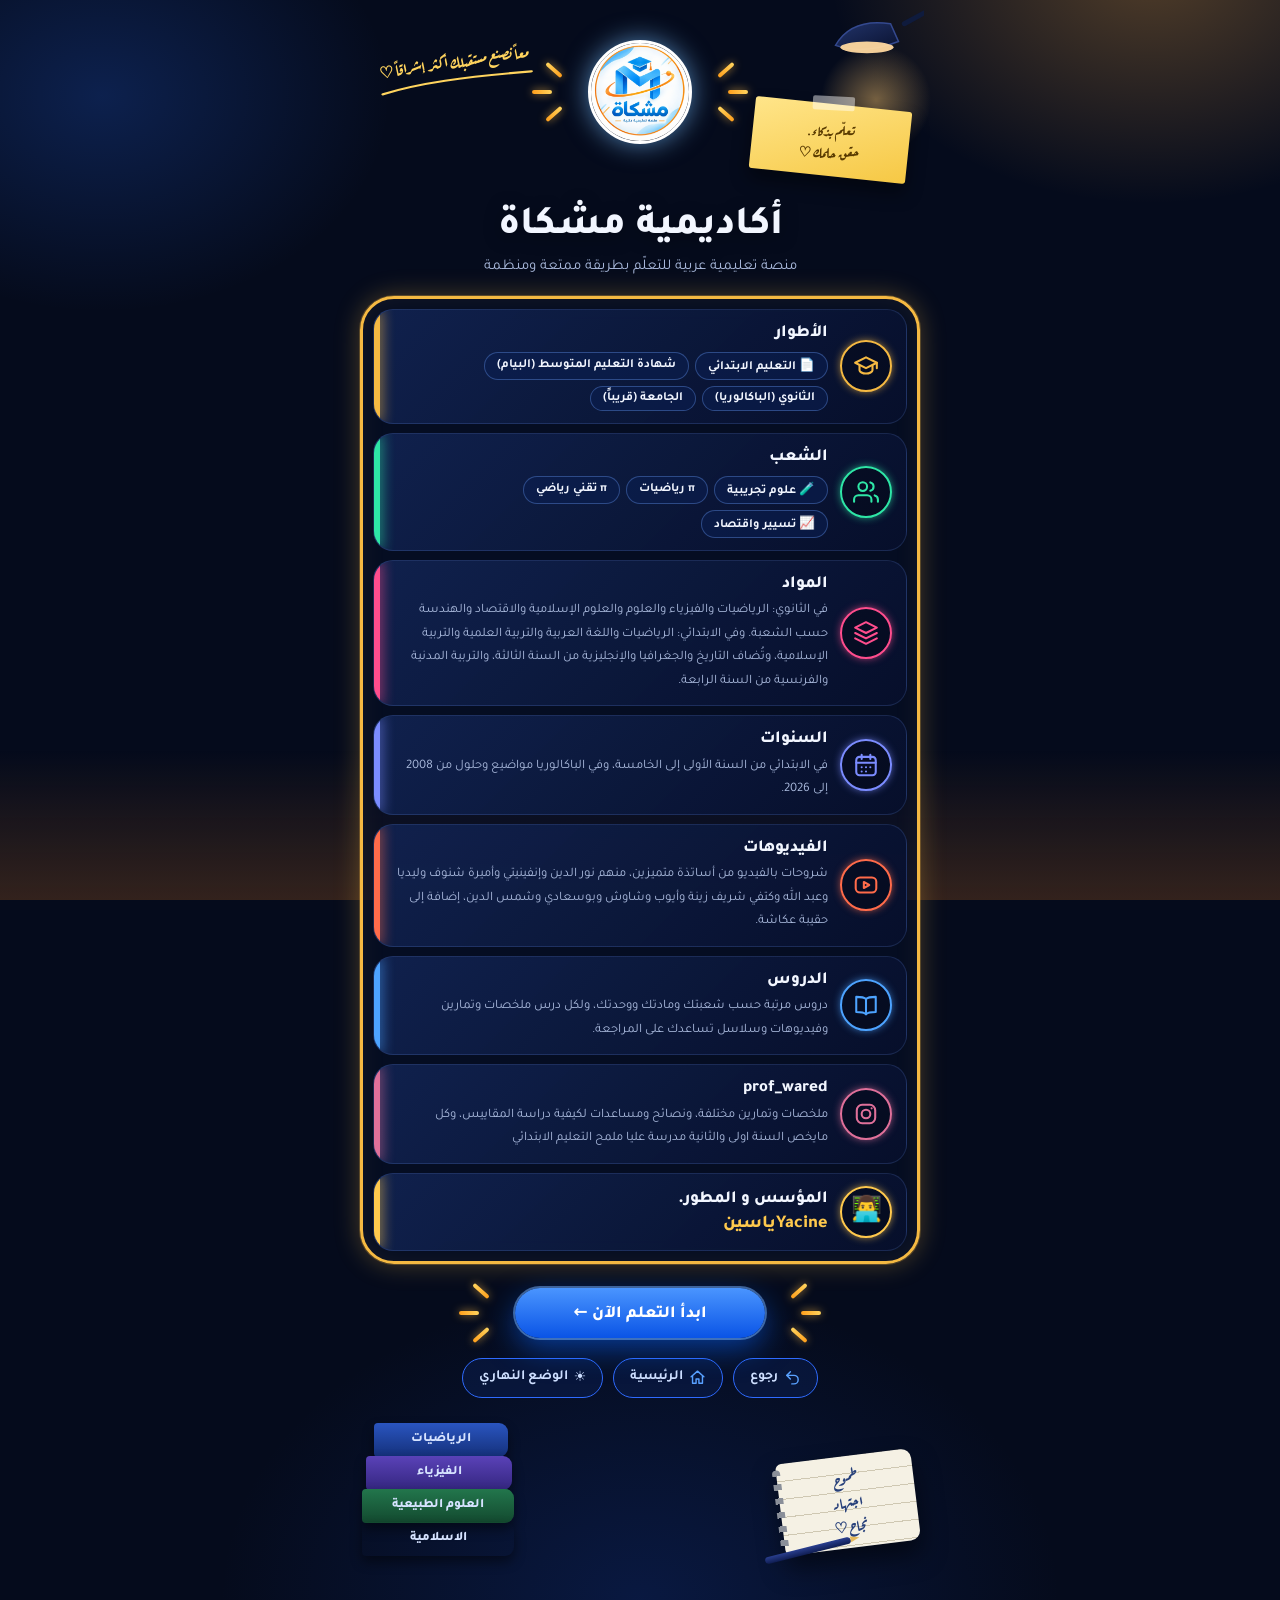
<file: about.html>
<!DOCTYPE html>
<html lang="ar" dir="rtl" data-theme="dark">
<head>
<meta charset="UTF-8">
<meta name="viewport" content="width=device-width, initial-scale=1">
<title>عن أكاديمية مشكاة</title>
<link rel="icon" href="logo.jpg">
<link href="https://fonts.googleapis.com/css2?family=Aref+Ruqaa:wght@400;700&family=Tajawal:wght@400;500;700;800&display=swap" rel="stylesheet">
<script>try{if(localStorage.getItem('mishkat_theme')==='light')document.documentElement.setAttribute('data-theme','light');}catch(e){}</script>
<style>
:root{--ink:#f2f6ff;--muted:#a9b9dc;--rowa:rgba(18,36,84,.88);--rowb:rgba(7,16,44,.92);--rowline:rgba(120,160,255,.16);--frame:rgba(6,14,38,.72);--chip:rgba(10,30,80,.6);--chipline:rgba(110,160,255,.35);--pl:#cfe0ff;--plbg:rgba(10,30,80,.5);color-scheme:dark}
html[data-theme="light"]{--ink:#101828;--muted:#52627f;--rowa:#ffffff;--rowb:#f3f8ff;--rowline:rgba(10,60,140,.14);--frame:rgba(255,255,255,.7);--chip:rgba(10,132,255,.09);--chipline:rgba(10,132,255,.3);--pl:#0a54c8;--plbg:rgba(255,255,255,.8);color-scheme:light}
*{box-sizing:border-box;margin:0}
body{font-family:'Tajawal',system-ui,sans-serif;min-height:100vh;color:var(--ink);text-align:center;overflow-x:hidden;padding:18px 14px 44px;
  background:radial-gradient(520px 380px at 90% -2%,rgba(255,176,70,.30),transparent 62%),radial-gradient(480px 360px at 8% 6%,rgba(40,110,255,.22),transparent 60%),radial-gradient(700px 520px at 50% 100%,rgba(20,60,160,.28),transparent 60%),#050b1c}
html[data-theme="light"] body{background:linear-gradient(135deg,#e3f4ff,#f4fbff 60%,#fffbea)}
body::after{content:"";position:fixed;left:0;right:0;bottom:0;height:150px;background:linear-gradient(180deg,transparent,rgba(120,70,30,.4));pointer-events:none;z-index:-1}
html[data-theme="light"] body::after{display:none}
.stage{position:relative;max-width:560px;margin:0 auto}

.hero{position:relative;height:176px}
.lamp{position:absolute;right:-4px;top:-8px;width:118px;pointer-events:none}
.lamp svg{display:block;width:100%;height:auto}
.lamp::after{content:"";position:absolute;left:10px;top:30px;width:120px;height:120px;border-radius:50%;background:radial-gradient(circle,rgba(255,200,110,.45),transparent 65%);z-index:-1}
html[data-theme="light"] .lamp::after{display:none}
.hand{position:absolute;left:0;top:30px;width:34%;transform:rotate(-8deg);font-family:'Aref Ruqaa','Tajawal',serif;font-weight:700;font-size:16px;line-height:1.55;color:#ffd45e;text-align:center}
html[data-theme="light"] .hand{color:#b45309}
.hand svg{display:block;margin:3px auto 0;width:82%;height:12px}
.note{position:absolute;right:2%;top:86px;width:28%;min-width:92px;padding:15px 8px 12px;transform:rotate(6deg);background:linear-gradient(160deg,#ffe58a,#f6c844);color:#5a3b00;border-radius:3px;font-family:'Aref Ruqaa','Tajawal',serif;font-weight:700;font-size:14px;line-height:1.6;box-shadow:0 10px 18px rgba(0,0,0,.45)}
.note::before{content:"";position:absolute;top:-8px;left:50%;width:42px;height:14px;transform:translateX(-50%) rotate(-3deg);background:rgba(255,255,255,.45);border-radius:2px}

.rays{position:absolute;top:50%;width:46px;height:64px;transform:translateY(-50%);pointer-events:none}
.rays i{position:absolute;width:4px;height:20px;border-radius:3px;background:linear-gradient(180deg,#ffd45e,#ff9f1c);box-shadow:0 0 8px rgba(255,190,70,.7)}
.rays.l{left:-54px}
.rays.r{right:-54px}
.rays.l i:nth-child(1){top:0;left:18px;transform:rotate(-48deg)}
.rays.l i:nth-child(2){top:22px;left:6px;transform:rotate(90deg)}
.rays.l i:nth-child(3){bottom:0;left:18px;transform:rotate(48deg)}
.rays.r i:nth-child(1){top:0;right:18px;transform:rotate(48deg)}
.rays.r i:nth-child(2){top:22px;right:6px;transform:rotate(90deg)}
.rays.r i:nth-child(3){bottom:0;right:18px;transform:rotate(-48deg)}

.orbw{position:absolute;left:50%;top:22px;width:104px;height:104px;margin-left:-52px}
.orb{position:relative;width:104px;height:104px;cursor:pointer;-webkit-tap-highlight-color:transparent;user-select:none}
.orb:focus-visible{outline:3px solid #5aa2ff;outline-offset:8px;border-radius:50%}
.orb::before,.orb::after{content:"";position:absolute;border-radius:50%;background:conic-gradient(#ff4d4d,#ffb703,#ffe14d,#2ee6a6,#38bdf8,#4d7cff,#ff4da6,#ff4d4d);opacity:0;pointer-events:none}
.orb::before{inset:-12px;filter:blur(12px)}
.orb::after{inset:-5px;-webkit-mask:radial-gradient(farthest-side,transparent calc(100% - 5px),#000 calc(100% - 4px));mask:radial-gradient(farthest-side,transparent calc(100% - 5px),#000 calc(100% - 4px))}
.orb img{position:relative;z-index:1;display:block;width:100%;height:100%;border-radius:50%;object-fit:cover;background:#fff;border:3px solid #fff;box-shadow:0 0 26px rgba(120,190,255,.65)}
.orb.go::before{animation:orbglow 1.5s ease-in-out forwards,orbspin 1.5s linear}
.orb.go::after{animation:orbring 1.5s ease-in-out forwards,orbspin 1.5s linear}
.orb.go img{animation:imgspin 1.5s ease-in-out}
@keyframes orbglow{0%{opacity:0}15%{opacity:.85}100%{opacity:.85}}
@keyframes orbring{0%{opacity:0}15%{opacity:1}100%{opacity:1}}
@keyframes orbspin{to{transform:rotate(720deg)}}
@keyframes imgspin{to{transform:rotate(720deg)}}

h1{margin-top:8px;font-size:clamp(30px,8vw,40px);font-weight:800;line-height:1.25;color:var(--ink);text-shadow:0 4px 18px rgba(0,0,0,.35)}
.tag{margin:6px 0 0;color:var(--muted);font-size:15px}

.frame{position:relative;margin:20px auto 0;padding:10px;border-radius:34px;border:3px solid #f5b942;background:var(--frame);box-shadow:0 0 0 1px rgba(245,185,66,.25),0 0 26px rgba(245,185,66,.30),inset 0 0 26px rgba(245,185,66,.07);animation:fglow 3.5s ease-in-out infinite alternate}
@keyframes fglow{from{box-shadow:0 0 0 1px rgba(245,185,66,.2),0 0 18px rgba(245,185,66,.22),inset 0 0 20px rgba(245,185,66,.05)}to{box-shadow:0 0 0 1px rgba(245,185,66,.35),0 0 38px rgba(245,185,66,.45),inset 0 0 30px rgba(245,185,66,.1)}}
.rows{display:grid;gap:9px}
.row{position:relative;display:flex;gap:12px;align-items:center;padding:12px 14px 12px 20px;border-radius:20px;overflow:hidden;text-align:right;background:linear-gradient(135deg,var(--rowa),var(--rowb));border:1px solid var(--rowline)}
.row::before{content:"";position:absolute;left:0;top:0;bottom:0;width:6px;background:var(--c);box-shadow:0 0 14px var(--c)}
.rt{flex:1;min-width:0}
.row h2{font-size:17px;font-weight:800;line-height:1.4;color:var(--ink)}
.row p{margin-top:3px;font-size:13px;line-height:1.8;color:var(--muted)}
.chips{display:flex;flex-wrap:wrap;gap:6px;margin-top:6px}
.chip{display:inline-flex;align-items:center;gap:5px;padding:4px 12px;border-radius:999px;border:1px solid var(--chipline);background:var(--chip);color:var(--ink);font-size:12.5px;font-weight:700}
.founder b{display:block;margin-top:1px;font-size:18px;font-weight:800;color:#ffc94d}
html[data-theme="light"] .founder b{color:#b45309}

.ic{flex:none;width:52px;height:52px;border-radius:50%;display:grid;place-items:center;border:2px solid var(--c);background:rgba(0,0,0,.28);box-shadow:0 0 10px -2px var(--c);cursor:pointer;-webkit-tap-highlight-color:transparent;user-select:none;font-size:25px;text-decoration:none}
html[data-theme="light"] .ic{background:rgba(255,255,255,.8)}
.ic:focus-visible{outline:3px solid #5aa2ff;outline-offset:2px}
.ic svg{width:26px;height:26px;fill:none;stroke:var(--c);stroke-width:1.9;stroke-linecap:round;stroke-linejoin:round}
.ic.go{animation:icspin .9s ease-in-out,icglow .9s linear}
@keyframes icspin{0%{transform:rotate(0) scale(1)}50%{transform:rotate(180deg) scale(1.2)}100%{transform:rotate(360deg) scale(1)}}
@keyframes icglow{
  0%{background-color:rgba(255,77,77,.4);box-shadow:0 0 0 2px #ff4d4d,0 0 14px #ff4d4d}
  17%{background-color:rgba(255,183,3,.4);box-shadow:0 0 0 2px #ffb703,0 0 14px #ffb703}
  34%{background-color:rgba(255,225,77,.42);box-shadow:0 0 0 2px #ffe14d,0 0 14px #ffe14d}
  51%{background-color:rgba(46,230,166,.4);box-shadow:0 0 0 2px #2ee6a6,0 0 14px #2ee6a6}
  68%{background-color:rgba(56,189,248,.4);box-shadow:0 0 0 2px #38bdf8,0 0 14px #38bdf8}
  84%{background-color:rgba(77,124,255,.4);box-shadow:0 0 0 2px #4d7cff,0 0 14px #4d7cff}
  100%{background-color:rgba(255,77,166,.4);box-shadow:0 0 0 2px #ff4da6,0 0 14px #ff4da6}
}

.ctaw{position:relative;width:min(250px,70%);margin:24px auto 0}
.cta{display:block;padding:13px;border-radius:999px;text-align:center;font-weight:800;font-size:17px;color:#fff;text-decoration:none;background:linear-gradient(180deg,#4a95ff,#0a54e6);box-shadow:0 0 0 2px rgba(120,180,255,.5),0 10px 30px rgba(10,100,255,.55)}
.cta:hover,.cta:focus-visible{filter:brightness(1.1)}

.pills{display:flex;justify-content:center;gap:10px;flex-wrap:wrap;margin-top:20px}
.pl{display:inline-flex;align-items:center;gap:6px;padding:9px 16px;border-radius:999px;border:1.5px solid #2f6bff;color:var(--pl);background:var(--plbg);font:inherit;font-size:14px;font-weight:700;text-decoration:none;cursor:pointer}
.pl:hover,.pl:focus-visible{background:#2f6bff;color:#fff}
.pl svg{width:17px;height:17px;fill:none;stroke:#5aa2ff;stroke-width:2;stroke-linecap:round;stroke-linejoin:round}
.pl:hover svg,.pl:focus-visible svg{stroke:#fff}

.desk{direction:ltr;display:flex;justify-content:space-between;align-items:flex-end;margin-top:26px;padding:0 2px}
.books{width:152px}
.bk{display:flex;align-items:center;justify-content:center;height:34px;margin-top:-1px;border-radius:4px 9px 9px 4px;color:#d6e3ff;font-weight:800;font-size:13px;box-shadow:0 6px 12px rgba(0,0,0,.45);direction:rtl}
.bk.b1{width:134px;margin-left:12px;background:linear-gradient(180deg,#2a55c0,#14307a)}
.bk.b2{width:146px;margin-left:4px;background:linear-gradient(180deg,#5a42b8,#34267f)}
.bk.b3{width:152px;background:linear-gradient(180deg,#22764c,#13492f)}
.nbw{position:relative;width:156px;height:112px}
.nb{position:absolute;right:2px;bottom:8px;width:136px;height:92px;padding:8px 12px;border-radius:6px 10px 10px 6px;transform:rotate(-7deg);background:repeating-linear-gradient(180deg,#f5f1e4 0 17px,#cfc8b2 17px 18px);box-shadow:0 14px 24px rgba(0,0,0,.5);display:flex;flex-direction:column;justify-content:center;font-family:'Aref Ruqaa','Tajawal',serif;font-weight:700;font-size:15px;line-height:1.55;color:#27407a;text-align:center;direction:rtl}
.nb::before{content:"";position:absolute;left:-4px;top:6px;bottom:6px;width:8px;border-radius:4px;background:repeating-linear-gradient(180deg,#8a8f99 0 6px,transparent 6px 14px)}
.pen{position:absolute;left:2px;bottom:2px;width:88px;height:7px;border-radius:4px;transform:rotate(-14deg);background:linear-gradient(180deg,#2a3f8f,#0f1d52)}
.pen::after{content:"";position:absolute;right:-9px;top:0;border-left:9px solid #e6b95a;border-top:3.5px solid transparent;border-bottom:3.5px solid transparent}

@media (prefers-reduced-motion:reduce){
  .frame,.ic.go,.orb.go img{animation:none}
  .orb.go::before,.orb.go::after{animation:none;opacity:.8}
}
</style>
</head>
<body>
<div class="stage">

  <header class="hero">
    <div class="hand">معاً نصنع مستقبلك أكثر إشراقاً ♡
      <svg viewBox="0 0 100 12" preserveAspectRatio="none" aria-hidden="true"><path d="M2 8 C 25 2, 55 2, 98 6" fill="none" stroke="#ffd45e" stroke-width="2.2" stroke-linecap="round"/></svg>
    </div>

    <div class="lamp" aria-hidden="true">
      <svg viewBox="0 0 120 90">
        <defs><linearGradient id="lg" x1="0" y1="0" x2="1" y2="1"><stop offset="0" stop-color="#22346a"/><stop offset="1" stop-color="#0a1230"/></linearGradient></defs>
        <path d="M122 2 L100 14" stroke="#0f1b3d" stroke-width="5" stroke-linecap="round"/>
        <path d="M30 36 Q46 8 86 14 L94 32 Q58 46 30 36Z" fill="url(#lg)" stroke="#34498f" stroke-width="1.5"/>
        <ellipse cx="62" cy="38" rx="27" ry="6" fill="#ffd9a0" opacity=".95"/>
      </svg>
    </div>

    <div class="note">تعلّم بذكاء.<br>حقق حلمك ♡</div>

    <div class="orbw">
      <span class="rays l" aria-hidden="true"><i></i><i></i><i></i></span>
      <span class="rays r" aria-hidden="true"><i></i><i></i><i></i></span>
      <div class="orb" id="orb"><img src="logo.jpg" alt="شعار أكاديمية مشكاة" onerror="this.style.display='none'"></div>
    </div>
  </header>

  <h1>أكاديمية مشكاة</h1>
  <p class="tag">منصة تعليمية عربية للتعلّم بطريقة ممتعة ومنظمة</p>

  <section class="frame">
    <div class="rows">

      <div class="row" style="--c:#f5b942">
        <div class="ic"><svg viewBox="0 0 24 24"><path d="M12 4 2 9l10 5 10-5-10-5z"/><path d="M6 11.5V16c0 1.4 2.7 3 6 3s6-1.6 6-3v-4.5"/><path d="M22 9v5"/></svg></div>
        <div class="rt">
          <h2>الأطوار</h2>
          <div class="chips">
            <span class="chip">📄 التعليم الابتدائي</span>
            <span class="chip">شهادة التعليم المتوسط (البيام)</span>
            <span class="chip">الثانوي (الباكالوريا)</span>
            <span class="chip">الجامعة (قريباً)</span>
          </div>
        </div>
      </div>

      <div class="row" style="--c:#2ee6a6">
        <div class="ic"><svg viewBox="0 0 24 24"><path d="M17 21v-2a4 4 0 0 0-4-4H5a4 4 0 0 0-4 4v2"/><circle cx="9" cy="7" r="4"/><path d="M23 21v-2a4 4 0 0 0-3-3.87"/><path d="M16 3.13a4 4 0 0 1 0 7.75"/></svg></div>
        <div class="rt">
          <h2>الشعب</h2>
          <div class="chips">
            <span class="chip">🧪 علوم تجريبية</span>
            <span class="chip">π رياضيات</span>
            <span class="chip">π تقني رياضي</span>
            <span class="chip">📈 تسيير واقتصاد</span>
          </div>
        </div>
      </div>

      <div class="row" style="--c:#ff4d8d">
        <div class="ic"><svg viewBox="0 0 24 24"><path d="M12 2 2 7l10 5 10-5-10-5z"/><path d="m2 17 10 5 10-5"/><path d="m2 12 10 5 10-5"/></svg></div>
        <div class="rt">
          <h2>المواد</h2>
          <p>في الثانوي: الرياضيات والفيزياء والعلوم والعلوم الإسلامية والاقتصاد والهندسة حسب الشعبة. وفي الابتدائي: الرياضيات واللغة العربية والتربية العلمية والتربية الإسلامية، وتُضاف التاريخ والجغرافيا والإنجليزية من السنة الثالثة، والتربية المدنية والفرنسية من السنة الرابعة.</p>
        </div>
      </div>

      <div class="row" style="--c:#7b8cff">
        <div class="ic"><svg viewBox="0 0 24 24"><rect x="3" y="4.5" width="18" height="17" rx="3"/><path d="M8 2.5v4M16 2.5v4M3 10h18"/><path d="M8 14h.01M12 14h.01M16 14h.01M8 18h.01M12 18h.01"/></svg></div>
        <div class="rt">
          <h2>السنوات</h2>
          <p>في الابتدائي من السنة الأولى إلى الخامسة، وفي الباكالوريا مواضيع وحلول من 2008 إلى 2026.</p>
        </div>
      </div>

      <div class="row" style="--c:#ff6b4a">
        <div class="ic"><svg viewBox="0 0 24 24"><rect x="2.5" y="5" width="19" height="14" rx="4"/><path d="M10 9.2v5.6l5-2.8-5-2.8z"/></svg></div>
        <div class="rt">
          <h2>الفيديوهات</h2>
          <p>شروحات بالفيديو من أساتذة متميزين، منهم نور الدين وإنفينيتي وأميرة شنوف وليديا وعبد الله وكتفي شريف زينة وأيوب وشاوش وبوسعادي وشمس الدين، إضافة إلى حقيبة عكاشة.</p>
        </div>
      </div>

      <div class="row" style="--c:#4da3ff">
        <div class="ic"><svg viewBox="0 0 24 24"><path d="M12 6.5C10.5 5 8 4.5 3 4.5v14c5 0 7.5.5 9 2 1.5-1.5 4-2 9-2v-14c-5 0-7.5.5-9 2z"/><path d="M12 6.5v14"/></svg></div>
        <div class="rt">
          <h2>الدروس</h2>
          <p>دروس مرتبة حسب شعبتك ومادتك ووحدتك، ولكل درس ملخصات وتمارين وفيديوهات وسلاسل تساعدك على المراجعة.</p>
        </div>
      </div>

      <!-- بطاقة prof_wared: واحدة فقط -->
      <div class="row" id="pw-row" style="--c:#e0709a">
        <a class="ic" id="pw-ic" href="https://www.instagram.com/prof_wared?srtk=bzgzdGYycnkyMWpm" target="_blank" rel="noopener" aria-label="انستغرام prof_wared">
          <svg viewBox="0 0 24 24" aria-hidden="true"><rect x="3.5" y="3.5" width="17" height="17" rx="5"/><circle cx="12" cy="12" r="4"/><circle cx="17.2" cy="6.8" r="1" style="fill:var(--c);stroke:none"/></svg>
        </a>
        <div class="rt">
          <h2>prof_wared</h2>
          <p>ملخصات وتمارين مختلفة، ونصائح ومساعدات لكيفية دراسة المقاييس، وكل مايخص السنة اولى والثانية مدرسة عليا ملمح التعليم الابتدائي</p>
        </div>
      </div>

      <div class="row founder" style="--c:#ffc94d">
        <div class="ic">👨‍💻</div>
        <div class="rt">
          <h2>المؤسس و المطور.</h2>
          <b>Yacineياسين</b>
        </div>
      </div>

    </div>
  </section>

  <div class="ctaw">
    <span class="rays l" aria-hidden="true"><i></i><i></i><i></i></span>
    <span class="rays r" aria-hidden="true"><i></i><i></i><i></i></span>
    <a class="cta" href="branches.html">ابدأ التعلم الآن ←</a>
  </div>

  <nav class="pills">
    <a class="pl" id="backb" href="index.html"><svg viewBox="0 0 24 24"><path d="M9 14 4 9l5-5"/><path d="M4 9h10a6 6 0 0 1 0 12h-3"/></svg>رجوع</a>
    <a class="pl" href="index.html"><svg viewBox="0 0 24 24"><path d="M3 11l9-8 9 8"/><path d="M5 10v10h5v-6h4v6h5V10"/></svg>الرئيسية</a>
    <button class="pl" id="mode" type="button"><span id="mi">☀️</span><span id="mt">الوضع النهاري</span></button>
  </nav>

  <div class="desk" aria-hidden="true">
    <div class="books">
      <div class="bk b1">الرياضيات</div>
      <div class="bk b2">الفيزياء</div>
      <div class="bk b3">العلوم الطبيعية</div>
      <div class="bk b4">الاسلامية</div>
    </div>
    <div class="nbw">
      <div class="nb"><span>طموح</span><span>اجتهاد</span><span>نجاح ♡</span></div>
      <div class="pen"></div>
    </div>
  </div>

</div>
<script>
(function(){
  var $=function(i){return document.getElementById(i);};
  var root=document.documentElement;

  function paint(){
    var dark=root.getAttribute('data-theme')!=='light';
    $('mi').textContent=dark?'☀️':'🌙';
    $('mt').textContent=dark?'الوضع النهاري':'الوضع الليلي';
  }
  paint();
  $('mode').onclick=function(){
    var light=root.getAttribute('data-theme')==='light';
    root.setAttribute('data-theme',light?'dark':'light');
    try{localStorage.setItem('mishkat_theme',light?'dark':'light');}catch(e){}
    paint();
  };

  $('backb').onclick=function(e){
    e.preventDefault();
    if(history.length>1){history.back();}else{location.href='index.html';}
  };

  var orb=$('orb');
  var reduce=window.matchMedia&&window.matchMedia('(prefers-reduced-motion: reduce)').matches;
  orb.setAttribute('role','link');
  orb.setAttribute('tabindex','0');
  orb.setAttribute('aria-label','العودة إلى الصفحة الرئيسية');
  var leaving=false;
  function spinOrb(){
    if(leaving) return;
    leaving=true;
    orb.classList.add('go');
    setTimeout(function(){location.href='index.html';},reduce?300:1500);
  }
  orb.addEventListener('click',spinOrb);
  orb.addEventListener('keydown',function(e){
    if(e.key==='Enter'||e.key===' '){e.preventDefault();spinOrb();}
  });

  /* دائرة prof_wared: تدور وتتلون أولاً ثم يفتح الانستغرام */
  (function(){
    var a=$('pw-ic');
    if(!a) return;
    var url=a.getAttribute('href');
    var busy=false;
    a.addEventListener('click',function(e){
      e.preventDefault();
      e.stopPropagation();
      if(busy) return;
      busy=true;
      a.classList.add('go');
      setTimeout(function(){
        var w=window.open(url,'_blank','noopener');
        if(!w){location.href=url;}
        busy=false;
      },900);
    },true);
  })();

  document.querySelectorAll('.ic').forEach(function(ic){
    ic.setAttribute('role','button');
    ic.setAttribute('tabindex','0');
    function go(){
      if(ic.classList.contains('go')) return;
      ic.classList.add('go');
    }
    ic.addEventListener('click',go);
    ic.addEventListener('keydown',function(e){
      if(e.key==='Enter'||e.key===' '){
        e.preventDefault();
        if(ic.id==='pw-ic'){ic.click();}else{go();}
      }
    });
    ic.addEventListener('animationend',function(e){
      if(e.animationName==='icspin') ic.classList.remove('go');
    });
  });
})();
</script>
</body>
</html>
</file>
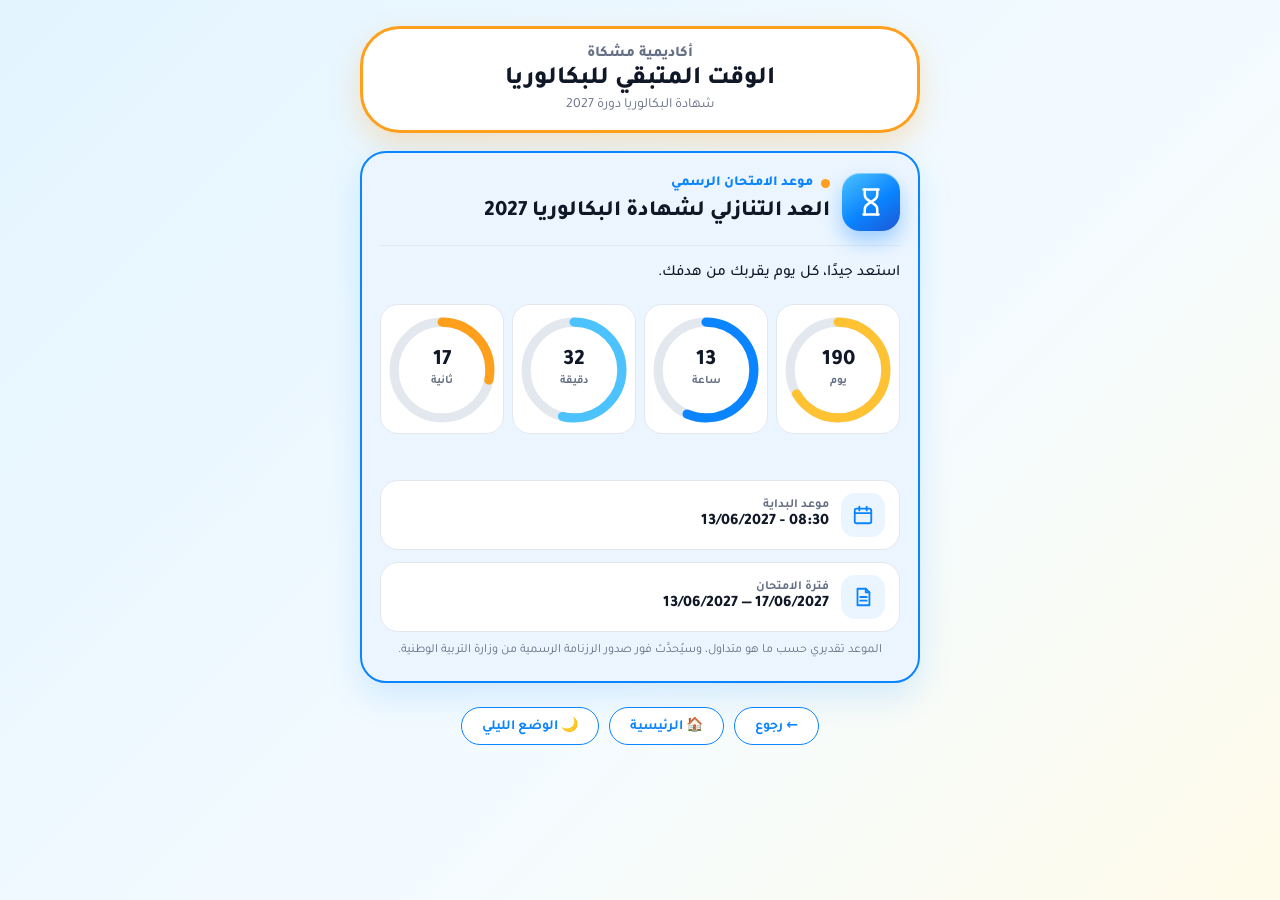
<file: bac-count.html>
<!DOCTYPE html>
<html lang="ar" dir="rtl">
<head>
<meta charset="UTF-8">
<meta name="viewport" content="width=device-width, initial-scale=1">
<title>الوقت المتبقي للبكالوريا - أكاديمية مشكاة</title>
<link rel="icon" href="logo.jpg">
<link href="https://fonts.googleapis.com/css2?family=Tajawal:wght@400;700;800&display=swap" rel="stylesheet">
<script>try{if(localStorage.getItem('mishkat_theme')==='dark')document.documentElement.setAttribute('data-theme','dark');}catch(e){}</script>
<style>
:root{--blue:#0a84ff;--ink:#101828;--muted:#667085;--card:#fff;--line:#e3e8ef;--bgfrom:#e3f4ff;--bgmid:#f4fbff;--bgto:#fffbea;--shadow:rgba(10,132,255,.14);--tint:rgba(10,132,255,.08);color-scheme:light}
:root[data-theme="dark"]{--ink:#f2f5f8;--muted:#9aa7b6;--card:#16212d;--line:#2a3a4d;--bgfrom:#0f2438;--bgmid:#0d141c;--bgto:#0d141c;--shadow:rgba(0,0,0,.35);--tint:rgba(10,132,255,.14);color-scheme:dark}
*{box-sizing:border-box;margin:0}
body{font-family:'Tajawal',system-ui,sans-serif;min-height:100vh;padding:26px 4% 50px;background:linear-gradient(135deg,var(--bgfrom),var(--bgmid) 60%,var(--bgto));color:var(--ink);text-align:center}
.wrap{max-width:560px;margin:0 auto}
.pill{padding:16px 22px;border-radius:40px;background:var(--card);border:3px solid #ff9f1c;box-shadow:0 12px 28px rgba(255,159,28,.25)}
.pill .lg{font-weight:800;font-size:15px;color:var(--muted)}
.pill h1{font-size:25px;font-weight:800;margin:2px 0}
.pill p{color:var(--muted);font-size:14px}

.cd{margin-top:18px;padding:20px 18px;border-radius:26px;background:var(--card);background-image:linear-gradient(var(--tint),var(--tint));border:2px solid var(--blue);box-shadow:0 14px 34px var(--shadow);text-align:right}
.hd{display:flex;align-items:center;gap:12px}
.ico{flex:none;width:58px;height:58px;border-radius:18px;background:linear-gradient(145deg,#4cc3ff,#0a84ff 55%,#1d57d6);display:grid;place-items:center;box-shadow:0 10px 20px rgba(10,132,255,.35),inset 0 1px 0 rgba(255,255,255,.4)}
.ico svg{width:30px;height:30px;fill:none;stroke:#fff;stroke-width:2;stroke-linecap:round;stroke-linejoin:round}
.lb{font-size:14px;font-weight:800;color:var(--blue);display:flex;align-items:center;gap:8px}
.live{width:9px;height:9px;border-radius:50%;background:#ff9f1c;box-shadow:0 0 0 0 rgba(255,159,28,.6);animation:pl 1.8s infinite}
@keyframes pl{70%{box-shadow:0 0 0 9px rgba(255,159,28,0)}100%{box-shadow:0 0 0 0 rgba(255,159,28,0)}}
h2{font-size:22px;font-weight:800;line-height:1.5;margin-top:4px}
hr{border:0;border-top:1px solid var(--line);margin:14px 0}
.sb{font-size:15.5px;color:var(--ink);line-height:1.8;font-weight:500}

.rings{display:grid;grid-template-columns:repeat(4,1fr);gap:8px;margin-top:16px}
.tl{position:relative;padding:8px 4px 6px;border-radius:18px;background:var(--card);border:1.5px solid var(--line)}
.tl svg{display:block;width:100%;height:auto;transform:rotate(-90deg)}
.rb{fill:none;stroke:var(--line);stroke-width:8}
.rf{fill:none;stroke-width:8;stroke-linecap:round}
.tc{position:absolute;inset:0;display:flex;flex-direction:column;align-items:center;justify-content:center;text-align:center}
.tc b{font-size:22px;font-weight:800;line-height:1.1}
.tc span{font-size:11.5px;color:var(--muted);font-weight:700;margin-top:2px}

.rw{display:flex;align-items:center;gap:12px;margin-top:12px;padding:12px 14px;border-radius:18px;border:1.5px solid var(--line);background:var(--card)}
.rw .sq{flex:none;width:44px;height:44px;border-radius:14px;background:var(--tint);display:grid;place-items:center}
.rw .sq svg{width:22px;height:22px;fill:none;stroke:var(--blue);stroke-width:2;stroke-linecap:round;stroke-linejoin:round}
.rw small{display:block;font-size:12.5px;color:var(--muted);font-weight:700}
.rw b{display:block;font-size:16px;font-weight:800;direction:ltr;text-align:right}
.msg{margin-top:12px;font-size:15px;font-weight:800;color:#ff9f1c;text-align:center;min-height:22px}
.nt{margin-top:8px;font-size:12.5px;color:var(--muted);line-height:1.7;text-align:center}

.bar{display:flex;justify-content:center;gap:10px;flex-wrap:wrap;margin-top:24px}
.nb{display:inline-block;padding:8px 20px;border:1.5px solid var(--blue);border-radius:999px;background:var(--card);color:var(--blue);font:inherit;font-size:14px;font-weight:700;cursor:pointer;text-decoration:none}
.nb:hover{background:var(--blue);color:#fff}
@media (max-width:380px){.tc b{font-size:18px}.tc span{font-size:10.5px}h2{font-size:19px}}
</style>
</head>
<body>
<div class="wrap">
  <div class="pill"><div class="lg">أكاديمية مشكاة</div><h1>الوقت المتبقي للبكالوريا</h1><p>شهادة البكالوريا دورة 2027</p></div>

  <div class="cd">
    <div class="hd">
      <div class="ico"><svg viewBox="0 0 24 24" aria-hidden="true"><path d="M6 2h12M6 22h12"/><path d="M7 2v4a5 5 0 0 0 2.2 4.1L12 12l2.8-1.9A5 5 0 0 0 17 6V2"/><path d="M7 22v-4a5 5 0 0 1 2.2-4.1L12 12l2.8 1.9A5 5 0 0 1 17 18v4"/></svg></div>
      <div>
        <div class="lb"><span class="live"></span>موعد الامتحان الرسمي</div>
        <h2>العد التنازلي لشهادة البكالوريا 2027</h2>
      </div>
    </div>
    <hr>
    <p class="sb">استعد جيدًا، كل يوم يقربك من هدفك.</p>

    <div class="rings" id="rings"></div>
    <div class="msg" id="msg"></div>

    <div class="rw">
      <div class="sq"><svg viewBox="0 0 24 24" aria-hidden="true"><rect x="3" y="5" width="18" height="16" rx="2"/><path d="M8 3v4M16 3v4M3 10h18"/></svg></div>
      <div><small>موعد البداية</small><b id="t1">13/06/2027 - 08:30</b></div>
    </div>
    <div class="rw">
      <div class="sq"><svg viewBox="0 0 24 24" aria-hidden="true"><path d="M6 3h9l4 4v14H6z"/><path d="M15 3v4h4M9 12h7M9 16h7"/></svg></div>
      <div><small>فترة الامتحان</small><b id="t2">13/06/2027 — 17/06/2027</b></div>
    </div>
    <p class="nt">الموعد تقديري حسب ما هو متداول، وسيُحدَّث فور صدور الرزنامة الرسمية من وزارة التربية الوطنية.</p>
  </div>

  <div class="bar">
    <a class="nb" id="backb" href="index.html">← رجوع</a>
    <a class="nb" href="index.html">🏠 الرئيسية</a>
    <button class="nb" id="mode" type="button">🌙 الوضع الليلي</button>
  </div>
</div>

<script>
(function(){
  var $=function(i){return document.getElementById(i);};

  /* ✏️ موعد البداية بتوقيت الجزائر (+01:00). غيّره عند صدور الرزنامة الرسمية */
  var START=new Date('2027-06-13T08:30:00+01:00').getTime();
  /* بداية الموسم الدراسي: لحساب دائرة الأيام */
  var SEASON=new Date('2026-09-01T00:00:00+01:00').getTime();

  var C=2*Math.PI*42;
  var DEF=[['d','يوم','#ffc233'],['h','ساعة','#0a84ff'],['m','دقيقة','#4cc3ff'],['s','ثانية','#ff9f1c']];
  $('rings').innerHTML=DEF.map(function(x){
    return '<div class="tl"><svg viewBox="0 0 100 100" aria-hidden="true"><circle class="rb" cx="50" cy="50" r="42"/>'
      +'<circle class="rf" id="r-'+x[0]+'" cx="50" cy="50" r="42" stroke="'+x[2]+'" stroke-dasharray="'+C+'" stroke-dashoffset="'+C+'"/></svg>'
      +'<div class="tc"><b id="n-'+x[0]+'">0</b><span>'+x[1]+'</span></div></div>';
  }).join('');

  function pad(n){return n<10?'0'+n:''+n;}
  function set(k,val,frac){
    $('n-'+k).textContent=val;
    $('r-'+k).style.strokeDashoffset=String(C*(1-Math.max(0,Math.min(1,frac))));
  }

  function tick(){
    var diff=START-Date.now();
    if(diff<=0){
      set('d','0',0);set('h','00',0);set('m','00',0);set('s','00',0);
      $('msg').textContent='بدأ موعد الامتحان، بالتوفيق للجميع 🤍';
      return;
    }
    var s=Math.floor(diff/1000);
    var d=Math.floor(s/86400), h=Math.floor(s%86400/3600), m=Math.floor(s%3600/60), sec=s%60;
    var total=(START-SEASON)/86400000;
    set('d',d,d/total);
    set('h',pad(h),(h+m/60)/24);
    set('m',pad(m),(m+sec/60)/60);
    set('s',pad(sec),sec/60);
  }
  tick();
  setInterval(tick,1000);

  /* الوضع الليلي والرجوع */
  var root=document.documentElement,mb=$('mode');
  function paint(){mb.textContent=root.getAttribute('data-theme')==='dark'?'☀️ الوضع النهاري':'🌙 الوضع الليلي';}
  paint();
  mb.onclick=function(){
    var d=root.getAttribute('data-theme')==='dark';
    if(d){root.removeAttribute('data-theme');}else{root.setAttribute('data-theme','dark');}
    try{localStorage.setItem('mishkat_theme',d?'light':'dark');}catch(e){}
    paint();
  };
  $('backb').onclick=function(e){e.preventDefault();if(history.length>1){history.back();}else{location.href='index.html';}};
})();
</script>
</body>
</html>
</file>
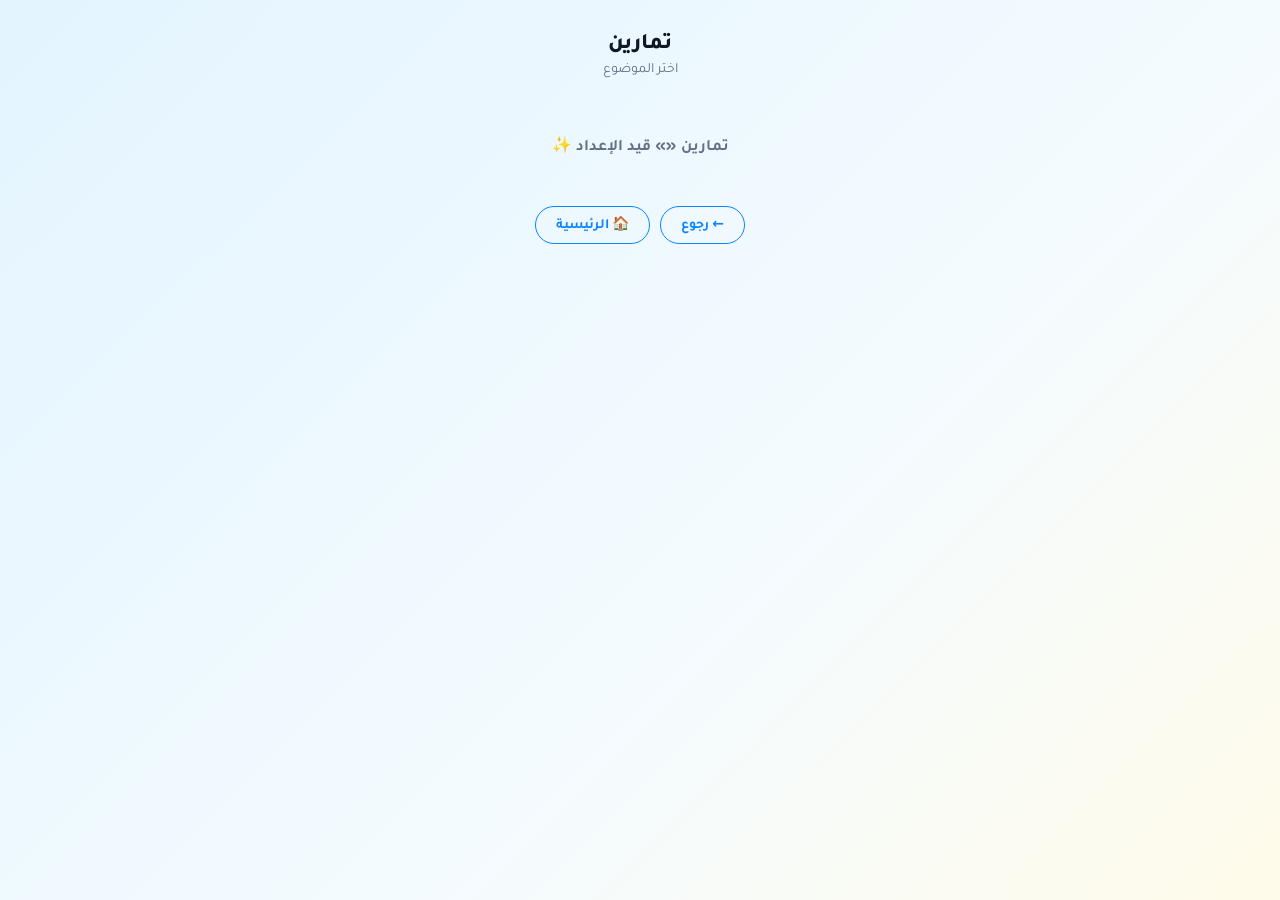
<file: exlist.html>
<!DOCTYPE html>
<html lang="ar" dir="rtl">
<head>
<meta charset="UTF-8">
<meta name="viewport" content="width=device-width, initial-scale=1">
<title>تمارين - أكاديمية مشكاة</title>
<link href="https://fonts.googleapis.com/css2?family=Tajawal:wght@400;700;800&display=swap" rel="stylesheet">
<script>try{if(localStorage.getItem('mishkat_theme')==='dark')document.documentElement.setAttribute('data-theme','dark');}catch(e){}</script>
<style>
:root{--blue:#0a84ff;--ink:#101828;--muted:#667085;--card:#fff;--bgfrom:#e3f4ff;--bgmid:#f4fbff;--bgto:#fffbea;color-scheme:light}
:root[data-theme="dark"]{--ink:#f2f5f8;--muted:#9aa7b6;--card:#16212d;--bgfrom:#0f2438;--bgmid:#0d141c;--bgto:#0d141c;color-scheme:dark}
*{box-sizing:border-box;margin:0}
body{font-family:'Tajawal',system-ui,sans-serif;min-height:100vh;padding:24px 4%;background:linear-gradient(135deg,var(--bgfrom),var(--bgmid) 60%,var(--bgto));color:var(--ink);text-align:center}
.ttl{font-size:22px;font-weight:800;margin:8px 0 4px}
.sub{color:var(--muted);font-size:14px;margin-bottom:14px}
.tabs{display:flex;flex-wrap:wrap;justify-content:center;gap:8px;margin:12px auto}
.tabs button{padding:9px 18px;border-radius:999px;border:1.5px solid var(--blue);background:transparent;color:var(--blue);font:inherit;font-size:14px;font-weight:800;cursor:pointer}
.tabs button.on{background:var(--blue);color:#fff}
#frame{width:100%;max-width:820px;height:72vh;min-height:460px;margin:12px auto 0;border:0;border-radius:16px;background:#1f1f1f;display:block}
.msg{padding:30px;color:var(--muted);font-weight:700}
.bar{display:flex;justify-content:center;gap:10px;flex-wrap:wrap;margin-top:18px}
.back,.home{display:inline-block;padding:8px 20px;border:1.5px solid var(--blue);border-radius:999px;color:var(--blue);font-size:14px;font-weight:700;text-decoration:none}
</style>
</head>
<body>
<div class="ttl" id="ttl">التمارين</div>
<div class="sub" id="sub"></div>
<div class="tabs" id="tabs"></div>
<div id="area"><div class="msg">جاري تحميل المواضيع…</div></div>
<div class="bar">
  <a class="back" id="backb" href="sciex.html">← رجوع</a>
  <a class="home" href="index.html">🏠 الرئيسية</a>
</div>

<script>
(function(){
  var P=new URLSearchParams(location.search);
  var files=(P.get('f')||'').split('|').filter(Boolean);
  var titles=(P.get('t')||'').split('|');
  var ch=P.get('c')||'';

  document.getElementById('ttl').textContent='تمارين '+ch;
  document.getElementById('sub').textContent='اختر الموضوع';
  document.title='تمارين '+ch+' - أكاديمية مشكاة';

  var area=document.getElementById('area');
  var tabs=document.getElementById('tabs');

  if(!files.length){
    area.innerHTML='<div class="msg">تمارين «'+ch+'» قيد الإعداد ✨</div>';
    return;
  }

  area.innerHTML='';
  var frame=document.createElement('iframe');
  frame.id='frame';
  frame.title='تمارين '+ch;
  area.appendChild(frame);

  function select(k){
    [].forEach.call(tabs.children,function(b,j){b.classList.toggle('on',j===k);});
    frame.src='pdfview.html?f='+encodeURIComponent(files[k])+'&t='+encodeURIComponent('تمارين '+ch+' — '+(titles[k]||('الموضوع '+(k+1))));
  }

  files.forEach(function(f,k){
    var b=document.createElement('button');
    b.type='button';
    b.textContent=titles[k]||('الموضوع '+(k+1));
    b.onclick=function(){select(k);};
    tabs.appendChild(b);
  });
  select(0);
})();
</script>
</body>
</html>
</file>
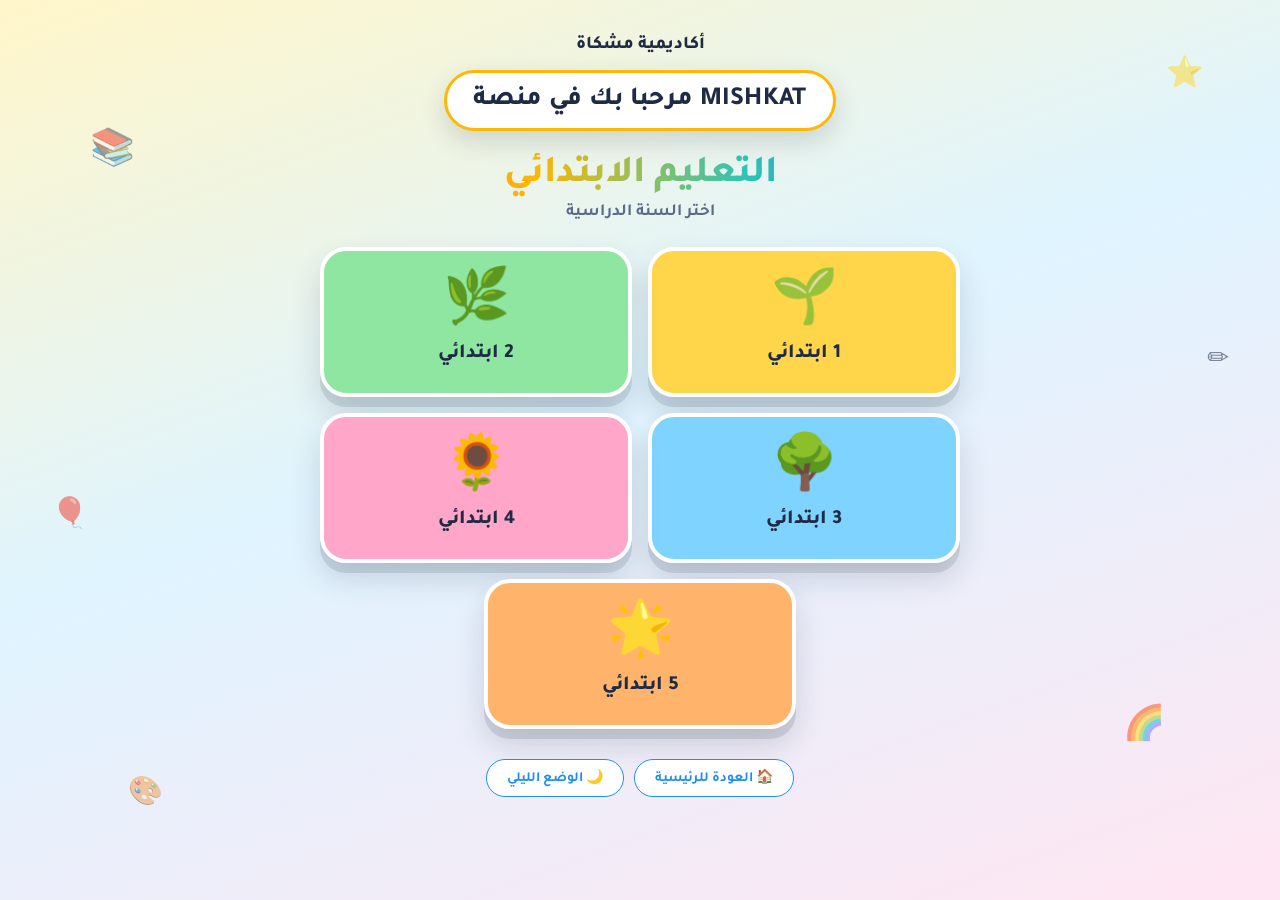
<file: primary.html>
<!DOCTYPE html>
<html lang="ar" dir="rtl">
<head>
<meta charset="UTF-8">
<meta name="viewport" content="width=device-width, initial-scale=1">
<title>التعليم الابتدائي - أكاديمية مشكاة</title>
<link href="https://fonts.googleapis.com/css2?family=Tajawal:wght@400;700;800&display=swap" rel="stylesheet">
<script>try{if(localStorage.getItem('mishkat_theme')==='dark')document.documentElement.setAttribute('data-theme','dark');}catch(e){}</script>
<style>
:root{--ink:#1f2a44;--muted:#5b6b86;--card:#fff;--blue:#1d8cf8;--shadow:rgba(31,42,68,.16);color-scheme:light}
:root[data-theme="dark"]{--ink:#f2f5f8;--muted:#9aa7b6;--card:#16212d;--blue:#4aa8ff;--shadow:rgba(0,0,0,.4);color-scheme:dark}
*{box-sizing:border-box;margin:0}
[hidden]{display:none!important}
body{font-family:'Tajawal',system-ui,sans-serif;min-height:100vh;padding:34px 5% 44px;background:linear-gradient(160deg,#fff6c9 0%,#dff4ff 45%,#ffe6f2 100%);color:var(--ink);text-align:center;overflow-x:hidden;position:relative}
:root[data-theme="dark"] body{background:linear-gradient(160deg,#1b2a4a,#0d141c 60%,#2a1b33)}
.deco{position:fixed;inset:0;pointer-events:none;z-index:0;overflow:hidden}
.deco span{position:absolute;font-size:30px;opacity:.55;animation:float 6s ease-in-out infinite}
.deco span:nth-child(1){top:6%;right:6%;animation-delay:0s}
.deco span:nth-child(2){top:14%;left:7%;animation-delay:-1s;font-size:36px}
.deco span:nth-child(3){top:38%;right:4%;animation-delay:-2s;font-size:26px}
.deco span:nth-child(4){top:55%;left:4%;animation-delay:-3s}
.deco span:nth-child(5){top:78%;right:9%;animation-delay:-4s;font-size:34px}
.deco span:nth-child(6){top:86%;left:10%;animation-delay:-2.5s;font-size:28px}
@keyframes float{0%,100%{transform:translateY(0) rotate(0)}50%{transform:translateY(-16px) rotate(12deg)}}
.wrap{max-width:640px;margin:0 auto;position:relative;z-index:1}
.logo{font-weight:800;font-size:18px;margin-bottom:14px}
.hello{display:inline-block;background:#fff;color:#1f2a44;border-radius:999px;padding:12px 26px;border:3px solid #ffb703;box-shadow:0 10px 26px var(--shadow);font-weight:800;font-size:clamp(18px,4vw,26px);direction:ltr;letter-spacing:.3px;animation:wobble 4s ease-in-out infinite}
@keyframes wobble{0%,100%{transform:rotate(-1deg)}50%{transform:rotate(1deg)}}
h1{font-size:clamp(26px,5.5vw,38px);font-weight:800;margin:22px 0 4px;background:linear-gradient(90deg,#ff6b6b,#ffb703,#2ec4b6,#4361ee);-webkit-background-clip:text;background-clip:text;color:transparent}
.sub{color:var(--muted);font-size:17px;font-weight:700}
.grid{display:grid;grid-template-columns:1fr 1fr;gap:16px;margin:24px auto 0}
.grid>.kc:last-child:nth-child(odd){grid-column:1/-1;justify-self:center;width:calc(50% - 8px)}
.kc{display:flex;flex-direction:column;align-items:center;justify-content:center;gap:4px;min-height:150px;padding:18px 10px;border-radius:26px;background:var(--c,#ffd54a);border:4px solid #fff;box-shadow:0 10px 0 rgba(31,42,68,.12),0 16px 30px var(--shadow);color:#1f2a44;font-family:inherit;font-weight:800;cursor:pointer;text-decoration:none;transition:transform .2s;animation:bob 3.5s ease-in-out infinite}
.kc:nth-child(2n){animation-delay:-1.2s}
.kc:nth-child(3n){animation-delay:-2.1s}
@keyframes bob{0%,100%{transform:translateY(0)}50%{transform:translateY(-6px)}}
.kc:hover,.kc:focus-visible{transform:translateY(-5px) rotate(-2deg);animation-play-state:paused}
.kc:active{transform:translateY(2px)}
.em{font-size:54px;line-height:1.1}
.nm{font-size:20px;line-height:1.3}

/* بطاقات الفصول */
.terms{display:grid;grid-template-columns:1fr;gap:14px;margin:24px auto 0;max-width:460px}
.term{display:flex;align-items:center;gap:14px;width:100%;padding:16px 18px;border-radius:26px;background:var(--c,#ffd54a);border:4px solid #fff;box-shadow:0 10px 0 rgba(31,42,68,.12),0 16px 30px var(--shadow);color:#1f2a44;font-family:inherit;text-align:right;text-decoration:none;cursor:pointer;transition:transform .2s}
.term:hover,.term:focus-visible{transform:translateY(-4px)}
.term:active{transform:translateY(2px)}
.term-n{flex:none;width:58px;height:58px;border-radius:50%;background:#fff;color:#1f2a44;display:grid;place-items:center;font-size:28px;font-weight:800;box-shadow:inset 0 0 0 3px rgba(31,42,68,.1)}
.term-t{flex:1;min-width:0}
.term-t b{display:block;font-size:21px;font-weight:800;line-height:1.3}
.term-t small{display:block;margin-top:2px;font-size:13.5px;font-weight:700;color:rgba(31,42,68,.72)}
.term-go{flex:none;font-size:24px;font-weight:800}

.bar{display:flex;justify-content:center;gap:10px;flex-wrap:wrap;margin-top:30px}
.back,.home,.mode{display:inline-block;padding:8px 20px;border:1.5px solid var(--blue);border-radius:999px;background:var(--card);color:var(--blue);font:inherit;font-size:14px;font-weight:700;cursor:pointer;text-decoration:none}
.back:hover,.home:hover,.mode:hover{background:var(--blue);color:#fff}
.toast{position:fixed;left:50%;bottom:26px;transform:translate(-50%,20px);max-width:90vw;padding:12px 22px;border-radius:999px;background:var(--card);color:var(--ink);border:1.5px solid var(--blue);box-shadow:0 14px 34px var(--shadow);font-weight:700;font-size:14px;opacity:0;pointer-events:none;transition:opacity .3s,transform .3s;z-index:30;text-align:center}
.toast.on{opacity:1;transform:translate(-50%,0)}
@media (max-width:420px){.em{font-size:44px}.nm{font-size:17px}.kc{min-height:132px}.term-t b{font-size:19px}}
@media (prefers-reduced-motion:reduce){.deco span,.kc,.hello{animation:none}}
</style>
</head>
<body>
<div class="deco" aria-hidden="true"><span>⭐</span><span>📚</span><span>✏️</span><span>🎈</span><span>🌈</span><span>🎨</span></div>
<div class="wrap">
  <div class="logo">أكاديمية مشكاة</div>
  <div class="hello" id="hello">مرحبا بك في منصة MISHKAT</div>
  <h1 id="ttl">التعليم الابتدائي</h1>
  <p class="sub" id="sub">اختر السنة الدراسية</p>
  <div class="grid" id="grid"></div>
  <div class="bar">
    <a class="back" id="backb" href="primary.html">← رجوع</a>
    <a class="home" id="homeb" href="index.html">🏠 العودة للرئيسية</a>
    <button class="mode" id="mode" type="button">🌙 الوضع الليلي</button>
  </div>
</div>
<div class="toast" id="toast" role="status" aria-live="polite"></div>
<script>
var $=function(i){return document.getElementById(i);};
var root=document.documentElement, modeBtn=$('mode');
function paint(){modeBtn.textContent=root.getAttribute('data-theme')==='dark'?'☀️ الوضع النهاري':'🌙 الوضع الليلي';}
paint();
modeBtn.onclick=function(){
  var d=root.getAttribute('data-theme')==='dark';
  if(d){root.removeAttribute('data-theme');}else{root.setAttribute('data-theme','dark');}
  try{localStorage.setItem('mishkat_theme',d?'light':'dark');}catch(e){}
  paint();
};

var toast=$('toast'), tm;
function say(m){toast.textContent=m;toast.classList.add('on');clearTimeout(tm);tm=setTimeout(function(){toast.classList.remove('on');},2600);}

/* ✏️ ملفات كتب الأنشطة لكل سنة:
   lang = كتاب الأنشطة اللغوية (يفتح عند اختيار اللغة العربية)
   sport = كتاب الأنشطة الرياضية (يفتح عند اختيار الرياضيات)
   إذا لم يوجد الملف تظهر رسالة «قيد الإعداد» */
var PDFS={
  1:{lang:'lang1.pdf',sport:'sport1.pdf'},
  2:{lang:'lang2.pdf',sport:'sport2.pdf'},
  5:{lang:'lang5.pdf'}
};

/* ✏️ ملفات الاختبارات: المفتاح = السنة-المادة-الفصل ، والقيمة = اسم الملف */
var EXAMS={
};

var TERMS=[
  {t:1,n:'الفصل الأول',c:'#ffd54a'},
  {t:2,n:'الفصل الثاني',c:'#8ee6a0'},
  {t:3,n:'الفصل الثالث',c:'#7fd3ff'}
];

var YEARS=[
  {y:1,n:'1 ابتدائي',e:'🌱',c:'#ffd54a'},
  {y:2,n:'2 ابتدائي',e:'🌿',c:'#8ee6a0'},
  {y:3,n:'3 ابتدائي',e:'🌳',c:'#7fd3ff'},
  {y:4,n:'4 ابتدائي',e:'🌻',c:'#ffa6c9'},
  {y:5,n:'5 ابتدائي',e:'🌟',c:'#ffb36b'}
];
var SUBS=[
  {k:'math',n:'الرياضيات',e:'🔢',c:'#ffd54a'},
  {k:'arabic',n:'اللغة العربية',e:'📝',c:'#8ee6a0'},
  {k:'science',n:'التربية العلمية',e:'🔬',c:'#7fd3ff'},
  {k:'islam',n:'التربية الإسلامية',e:'🕌',c:'#ffa6c9'}
];
var EXTRA3=[
  {k:'history',n:'التاريخ والجغرافيا',e:'🌍',c:'#b6f0e6'},
  {k:'english',n:'الإنجليزية',e:'🇬🇧',c:'#ffc9b0'}
];
var EXTRA4=[
  {k:'civic',n:'التربية المدنية',e:'🤝',c:'#ffe08a'},
  {k:'french',n:'الفرنسية',e:'🇫🇷',c:'#bfe3ff'}
];

var P=new URLSearchParams(location.search);
var Y=parseInt(P.get('y'),10)||0, S=P.get('s')||'', K=P.get('k')||'';
var yr=YEARS.filter(function(x){return x.y===Y;})[0]||null;
if(!yr) Y=0;
var pool=SUBS.concat(Y>=3?EXTRA3:[], Y>=4?EXTRA4:[]);
var sb=Y?(pool.filter(function(x){return x.k===S;})[0]||null):null;
if(!sb) S='';
if(!Y){S='';}
if(!S){K='';}
if(K!=='exams') K='';

function url(o){
  var p=[];
  if(o.y) p.push('y='+o.y);
  if(o.s) p.push('s='+o.s);
  if(o.k) p.push('k='+o.k);
  return 'primary.html'+(p.length?'?'+p.join('&'):'');
}

var title, subt, hello;
if(!Y){
  title='التعليم الابتدائي'; subt='اختر السنة الدراسية'; hello='مرحبا بك في منصة MISHKAT';
}else if(!S){
  title=yr.n; subt='اختر المادة'; hello='مرحبا بكم في منصة MISHKAT';
}else if(K){
  title='اختر الفصل'; subt='الاختبارات • '+sb.n+' • '+yr.n; hello='مرحبا بكم في منصة MISHKAT';
}else{
  title=sb.n; subt=yr.n; hello='مرحبا بكم في منصة MISHKAT';
}
$('hello').textContent=hello;
$('ttl').textContent=title;
$('sub').textContent=subt;
document.title=title+' - أكاديمية مشكاة';

(function(){
  var b=$('backb');
  if(!Y){b.hidden=true;return;}
  b.hidden=false;
  b.href=!S?'primary.html':(K?url({y:Y,s:S}):url({y:Y}));
})();

function card(label,em,color,href,onclick){
  var el=document.createElement(href?'a':'button');
  el.className='kc';
  if(href){el.href=href;}else{el.type='button';el.onclick=onclick;}
  el.style.setProperty('--c',color);
  el.innerHTML='<span class="em">'+em+'</span><span class="nm">'+label+'</span>';
  return el;
}

/* بطاقة تفتح الكتاب داخل عارض المنصة (pdfview.html)، وإن لم يوجد الملف تعرض «قيد الإعداد» */
function pdfCard(label,em,color,file){
  if(file){
    return card(label,em,color,'pdfview.html?f='+encodeURIComponent(file)+'&t='+encodeURIComponent('كتاب الأنشطة • '+sb.n+' • '+yr.n));
  }
  return card(label,em,color,null,function(){say(label+' لـ'+yr.n+' قيد الإعداد ✨');});
}

/* بطاقة فصل دراسي */
function termCard(tr){
  var file=EXAMS[Y+'-'+S+'-'+tr.t]||'';
  var el=document.createElement(file?'a':'button');
  el.className='term';
  if(file){
    el.href='pdfview.html?f='+encodeURIComponent(file)+'&t='+encodeURIComponent('اختبارات '+tr.n+' • '+sb.n+' • '+yr.n);
  }else{
    el.type='button';
    el.onclick=function(){say('اختبارات «'+sb.n+'» — '+tr.n+' قيد الإعداد ✨');};
  }
  el.style.setProperty('--c',tr.c);
  el.innerHTML='<span class="term-n">'+tr.t+'</span>'
    +'<span class="term-t"><b>'+tr.n+'</b><small>اختبارات '+tr.n+' • '+sb.n+'</small></span>'
    +'<span class="term-go">←</span>';
  return el;
}

var g=$('grid');
if(!Y){
  YEARS.forEach(function(y){g.appendChild(card(y.n,y.e,y.c,url({y:y.y})));});
}else if(!S){
  pool.forEach(function(s){g.appendChild(card(s.n,s.e,s.c,url({y:Y,s:s.k})));});
}else if(K){
  g.className='terms';
  TERMS.forEach(function(tr){g.appendChild(termCard(tr));});
}else{
  var files=PDFS[Y]||{};
  g.appendChild(card('الاختبارات','📋','#8ee6a0',url({y:Y,s:S,k:'exams'})));
  if(S==='arabic'){
    g.appendChild(pdfCard('كتب الأنشطة','📒','#ffd54a',files.lang));
    g.appendChild(card('المحفوظات','🎵','#ffa6c9',null,function(){say('محفوظات «'+sb.n+'» قيد الإعداد ✨');}));
  }else if(S==='math'){
    g.appendChild(pdfCard('كتب الأنشطة','📒','#ffd54a',files.sport));
  }else{
    g.appendChild(card('كتب الأنشطة','📒','#ffd54a',null,function(){say('كتب الأنشطة لـ'+sb.n+' قيد الإعداد ✨');}));
  }
}
</script>
</body>
</html>
</file>
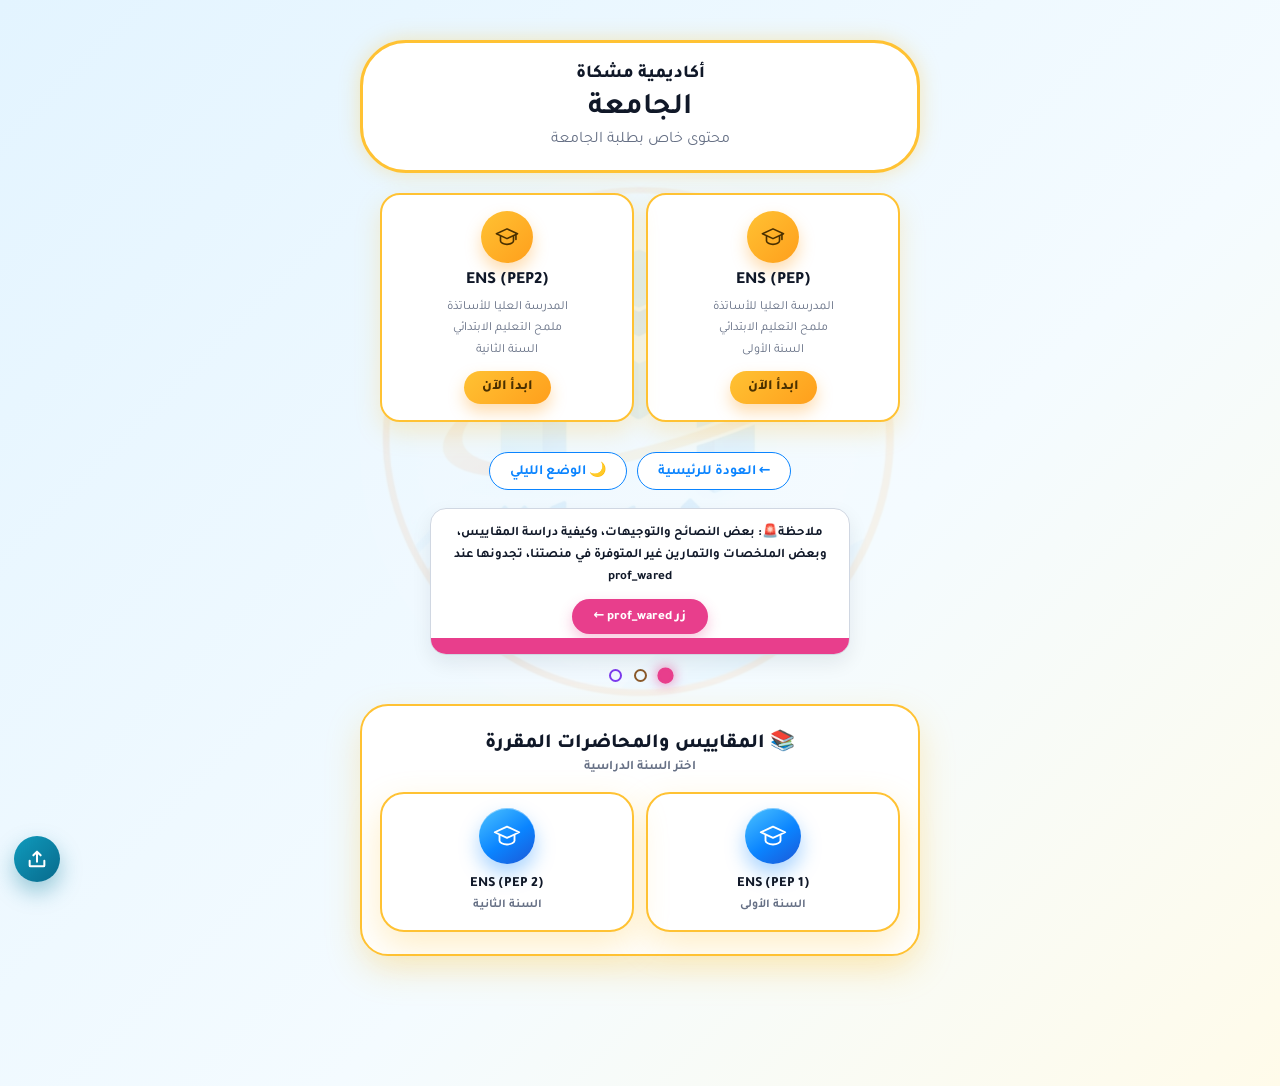
<file: university.html>
<!DOCTYPE html>
<html lang="ar" dir="rtl">
<head>
<meta charset="UTF-8">
<meta name="viewport" content="width=device-width, initial-scale=1">
<title>الجامعة - أكاديمية مشكاة</title>
<link href="https://fonts.googleapis.com/css2?family=Tajawal:wght@400;700;800&display=swap" rel="stylesheet">
<script>try{if(localStorage.getItem('mishkat_theme')==='dark')document.documentElement.setAttribute('data-theme','dark');}catch(e){}</script>
<style>
:root{--blue:#0a84ff;--ink:#101828;--muted:#667085;--card:#fff;--line:#eaeef3;--bgfrom:#e3f4ff;--bgmid:#f4fbff;--bgto:#fffbea;--shadow:rgba(10,132,255,.12);color-scheme:light}
:root[data-theme="dark"]{--ink:#f2f5f8;--muted:#9aa7b6;--card:#16212d;--line:#223041;--bgfrom:#0f2438;--bgmid:#0d141c;--bgto:#0d141c;--shadow:rgba(0,0,0,.35);color-scheme:dark}
*{box-sizing:border-box}
body{margin:0;font-family:'Tajawal',system-ui,sans-serif;min-height:100vh;padding:40px 5%;background:linear-gradient(135deg,var(--bgfrom),var(--bgmid) 60%,var(--bgto));color:var(--ink);text-align:center}
.wrap{max-width:640px;margin:0 auto}
.pill{max-width:560px;margin:0 auto;padding:20px 24px;border-radius:46px;background:var(--card);border:3px solid #ffc233;box-shadow:0 0 20px rgba(255,194,51,.35)}
.logo{font-weight:800;font-size:18px}
h1{font-size:30px;margin:6px 0 4px}
.sub{color:var(--muted);margin:0}

#ens{display:none;grid-template-columns:1fr 1fr;gap:12px;max-width:520px;margin:20px auto 0}
#ens.show{display:grid}
.ens{padding:16px 12px;border-radius:20px;background:var(--card);border:2px solid #ffc233;box-shadow:0 10px 24px rgba(255,194,51,.25)}
.uic{width:52px;height:52px;margin:0 auto 8px;border-radius:50%;background:linear-gradient(135deg,#ffc233,#ff9f1c);display:grid;place-items:center;box-shadow:0 8px 16px rgba(255,159,28,.35)}
.uic svg{width:26px;height:26px;fill:none;stroke:#4a3000;stroke-width:2;stroke-linecap:round;stroke-linejoin:round}
.ens-t{font-size:17px;font-weight:800;margin-bottom:6px}
.ens-d{color:var(--muted);font-size:12.5px;line-height:1.7}
.orange-btn{display:inline-block;margin-top:10px;padding:8px 18px;border-radius:999px;border:0;background:linear-gradient(135deg,#ffc233,#ff9f1c);color:#4a3000;font:inherit;font-size:14px;font-weight:800;cursor:pointer;box-shadow:0 8px 16px rgba(255,159,28,.35)}

/* خانة البحث عن مادة */
.ssw{display:none;max-width:560px;margin:22px auto 0}
.ssw.show{display:block}
.sf{display:flex;align-items:center;gap:10px;padding:5px 18px 5px 5px;border-radius:999px;background:var(--card);border:2px solid #ffc233;box-shadow:0 8px 22px rgba(255,194,51,.25)}
.sf:focus-within{border-color:#ff9f1c}
.sf input{flex:1;min-width:0;border:0;outline:0;background:transparent;color:var(--ink);font:inherit;font-size:15px;font-weight:600;padding:10px 0;text-align:right}
.sf input::placeholder{color:var(--muted);font-weight:500}
.sf button{flex:none;width:44px;height:44px;border-radius:50%;border:0;background:linear-gradient(135deg,#ffc233,#ff9f1c);display:grid;place-items:center;cursor:pointer;box-shadow:0 6px 14px rgba(255,159,28,.35)}
.sf button svg{width:22px;height:22px;fill:none;stroke:#4a3000;stroke-width:2.3;stroke-linecap:round;stroke-linejoin:round}
.nores{grid-column:1/-1;padding:24px 10px;color:var(--muted);font-weight:700}

.subs,.tops,.acts,.rels{display:none;grid-template-columns:1fr 1fr;gap:14px;margin:26px auto 0;max-width:560px}
.subs.show,.tops.show,.acts.show,.rels.show{display:grid}
.ssw.show+.subs{margin-top:16px}
.sb{display:flex;flex-direction:column;align-items:center;justify-content:center;gap:10px;min-height:150px;padding:20px 14px;border-radius:24px;background:var(--card);border:2px solid #ffc233;box-shadow:0 14px 34px rgba(255,194,51,.28);color:var(--ink);font:inherit;font-size:16px;font-weight:800;line-height:1.5;cursor:pointer;transition:transform .2s}
.sb:hover,.sb:focus-visible{transform:translateY(-4px)}
.sb-i{width:56px;height:56px;border-radius:50%;background:linear-gradient(145deg,#4cc3ff,#0a84ff 55%,#1d57d6);display:grid;place-items:center;box-shadow:0 10px 20px rgba(10,132,255,.35),inset 0 1px 0 rgba(255,255,255,.4);color:#fff}
.sb-i svg{width:30px;height:30px;fill:none;stroke:#fff;stroke-width:2;stroke-linecap:round;stroke-linejoin:round}
.sb-i .ar{font-size:15px;font-weight:800;line-height:1}
.tops .sb{min-height:118px;font-size:15px;padding:16px 12px;gap:8px}
.tops .sb-i{width:42px;height:42px}
.tops .sb-i .ar{font-size:18px}
.rels .sb{min-height:130px;font-size:15px;padding:16px 12px}
.subs .sb:last-child:nth-child(odd),.tops .sb:last-child:nth-child(odd),.acts .sb:last-child:nth-child(odd),.rels .sb:last-child:nth-child(odd){grid-column:1/-1;justify-self:center;width:calc(50% - 7px)}

.bar{display:flex;justify-content:center;gap:10px;flex-wrap:wrap;margin-top:30px}
.back,.mode{display:inline-block;padding:8px 20px;border:1.5px solid var(--blue);border-radius:999px;background:var(--card);color:var(--blue);font:inherit;font-size:14px;font-weight:700;cursor:pointer;text-decoration:none}
.back:hover,.mode:hover{background:var(--blue);color:#fff}
.toast{position:fixed;left:50%;bottom:26px;transform:translate(-50%,20px);max-width:90vw;padding:12px 22px;border-radius:999px;background:var(--card);color:var(--ink);border:1.5px solid #ffc233;box-shadow:0 14px 34px var(--shadow);font-weight:700;font-size:14px;opacity:0;pointer-events:none;transition:opacity .3s,transform .3s;z-index:30}
.toast.on{opacity:1;transform:translate(0,0)}
</style>
</head>
<body>
<div class="wrap">
  <div class="pill">
    <div class="logo">أكاديمية مشكاة</div>
    <h1>الجامعة</h1>
    <p class="sub">محتوى خاص بطلبة الجامعة</p>
  </div>

  <div id="ens" class="show">
    <div class="ens">
      <div class="uic"><svg viewBox="0 0 32 32" aria-hidden="true"><path d="M16 6L3 12l13 6 13-6-13-6Z"/><path d="M8 15v6c0 2 3.6 4 8 4s8-2 8-4v-6"/><path d="M27 12v7"/></svg></div>
      <div class="ens-t">ENS (PEP)</div>
      <div class="ens-d">المدرسة العليا للأساتذة<br>ملمح التعليم الابتدائي<br>السنة الأولى</div>
      <button class="orange-btn" type="button" data-year="1">ابدأ الآن</button>
    </div>
    <div class="ens">
      <div class="uic"><svg viewBox="0 0 32 32" aria-hidden="true"><path d="M16 6L3 12l13 6 13-6-13-6Z"/><path d="M8 15v6c0 2 3.6 4 8 4s8-2 8-4v-6"/><path d="M27 12v7"/></svg></div>
      <div class="ens-t">ENS (PEP2)</div>
      <div class="ens-d">المدرسة العليا للأساتذة<br>ملمح التعليم الابتدائي<br>السنة الثانية</div>
      <button class="orange-btn" type="button" data-year="2">ابدأ الآن</button>
    </div>
  </div>

  <div class="ssw" id="ssw">
    <div class="sf">
      <input id="sq" type="search" placeholder="ابحث عن مادة..." autocomplete="off" enterkeyhint="search" aria-label="بحث عن مادة">
      <button id="sgo" type="button" aria-label="بحث"><svg viewBox="0 0 24 24" aria-hidden="true"><circle cx="11" cy="11" r="7"/><path d="M20 20l-4-4"/></svg></button>
    </div>
  </div>

  <div class="subs" id="subs"></div>
  <div class="acts" id="acts"></div>
  <div class="tops" id="tops"></div>
  <div class="rels" id="rels"></div>

  <div class="bar">
    <a class="back" id="backb" href="index.html">← العودة للرئيسية</a>
    <button class="mode" id="mode" type="button">🌙 الوضع الليلي</button>
  </div>
</div>
<div class="toast" id="toast" role="status" aria-live="polite"></div>

<script>
(function(){
  var $=function(i){return document.getElementById(i);};
  var root=document.documentElement, modeBtn=$('mode');

  function paint(){modeBtn.textContent=root.getAttribute('data-theme')==='dark'?'☀️ الوضع النهاري':'🌙 الوضع الليلي';}
  paint();
  modeBtn.onclick=function(){
    var d=root.getAttribute('data-theme')==='dark';
    if(d){root.removeAttribute('data-theme');}else{root.setAttribute('data-theme','dark');}
    try{localStorage.setItem('mishkat_theme',d?'light':'dark');}catch(e){}
    paint();
  };

  var toast=$('toast'), tm;
  function say(m){toast.textContent=m;toast.classList.add('on');clearTimeout(tm);tm=setTimeout(function(){toast.classList.remove('on');},2400);}

  var V='<svg viewBox="0 0 32 32" aria-hidden="true">';
  var ICON={
    math:V+'<rect x="7" y="4" width="18" height="24" rx="3"/><path d="M11 10h10M11 15h2M16 15h2M11 20h2M16 20h2M11 25h2M16 25h2"/></svg>',
    physics:V+'<circle cx="16" cy="16" r="2.4" fill="#fff" stroke="none"/><ellipse cx="16" cy="16" rx="12" ry="4.6"/><ellipse cx="16" cy="16" rx="12" ry="4.6" transform="rotate(60 16 16)"/><ellipse cx="16" cy="16" rx="12" ry="4.6" transform="rotate(-60 16 16)"/></svg>',
    chem:V+'<path d="M12 4h8M13 4v8L6 25a2.5 2.5 0 0 0 2.2 3.5h13.6A2.5 2.5 0 0 0 26 25l-7-13V4"/><path d="M10.5 19h11"/></svg>',
    it:V+'<rect x="4" y="6" width="24" height="16" rx="2.5"/><path d="M12 27h8M16 22v5"/><path d="M9 13l3 2-3 2M14 17h4"/></svg>',
    rhetoric:V+'<path d="M6 8a3 3 0 0 1 3-3h14a3 3 0 0 1 3 3v10a3 3 0 0 1-3 3h-8l-6 4v-4H9a3 3 0 0 1-3-3z"/><path d="M11 12h10M11 16h6"/></svg>',
    grammar:V+'<path d="M6 26l3-1 13-13a3 3 0 0 0-4-4L5 21z"/><path d="M19 9l4 4"/><path d="M6 30h20"/></svg>',
    literature:V+'<path d="M8 5h14a2 2 0 0 1 2 2v18a2 2 0 0 1-2 2H8a2 2 0 0 1-2-2V7a2 2 0 0 1 2-2z"/><path d="M12 11h8M12 15h8M12 19h5"/></svg>',
    islam:V+'<path d="M6 28V16a10 10 0 0 1 20 0v12"/><path d="M4 28h24"/><path d="M16 6V3"/><path d="M14 11h4"/></svg>',
    dictation:V+'<path d="M7 25l1-5L22 6a2.6 2.6 0 0 1 4 4L12 24z"/><path d="M19 9l4 4"/></svg>',
    english:V+'<circle cx="16" cy="16" r="11"/><path d="M5 16h22M16 5c3 3.5 3 18.5 0 22M16 5c-3 3.5-3 18.5 0 22"/></svg>',
    calligraphy:V+'<path d="M22 4c-6 4-10 10-12 18l-3 6 6-3c8-2 14-6 18-12-4-2-6-4-9-9z"/><path d="M10 22l-2 4"/></svg>',
    writing:V+'<path d="M6 26h20"/><path d="M9 22l13-13 4 4-13 13H9z"/><path d="M20 9l4 4"/></svg>',
    computer:V+'<rect x="5" y="6" width="22" height="15" rx="2"/><path d="M12 27h8M16 21v6"/></svg>',
    notes:V+'<path d="M8 5h14a2 2 0 0 1 2 2v18a2 2 0 0 1-2 2H8a2 2 0 0 1-2-2V7a2 2 0 0 1 2-2z"/><path d="M11 11h8M11 15h8M11 19h5"/></svg>',
    exam:V+'<circle cx="16" cy="16" r="11"/><path d="M11 16l3.5 3.5L21 12"/></svg>',
    ai:V+'<rect x="9" y="9" width="14" height="14" rx="3"/><path d="M13 4v5M19 4v5M13 23v5M19 23v5M4 13h5M4 19h5M23 13h5M23 19h5"/></svg>',
    history:V+'<path d="M6 26h20"/><path d="M8 26V12M13 26V12M19 26V12M24 26V12"/><path d="M5 12l11-7 11 7"/></svg>'
  };

  /* السنة الأولى: topics مصفوفة = أسماء الملخصات (المحاور)، و topics:null = مادة بلا محاور */
  var SUBJECTS1=[
    {n:'الرياضيات',c:'math',ic:ICON.math,topics:['المحور الأول: الاستدلال الرياضي','المحور الثاني: أنشطة عددية','المحور الثالث: أنشطة هندسية']},
    {n:'الفيزياء',c:'phys',ic:ICON.physics,topics:['المحور الأول: المقادير الفيزيائية','المحور الثاني: الأشعة والحساب الشعاعي','المحور الثالث: الحركيات','المحور الرابع: الديناميك','المحور الخامس: العمل والطاقة']},
    {n:'الكيمياء',c:'chem',ic:ICON.chem,topics:null},
    {n:'تكنولوجيا الإعلام والاتصال',c:'ict',ic:ICON.it,topics:['المحور الأول: ماهية تكنولوجيا الإعلام والاتصال','المحور الثالث: بعض تطبيقات تكنولوجيا الإعلام والاتصال','المحور الرابع: انعكاسات التكنولوجيا على الإعلام والاتصال']},
    {n:'البلاغة',c:'rhet',ic:ICON.rhetoric,topics:['الموضوع الأول: مدخل إلى علم البلاغة','الموضوع الثاني: أقسام علم البلاغة','الموضوع الثالث: الحقيقة والمجاز','الموضوع الرابع: التشبيه وأركانه','الموضوع الخامس: الاستعارة وأنواعها']},
    {n:'النحو',c:'gram',ic:ICON.grammar,topics:['الموضوع الأول: تعريف النحو وأهميته','الموضوع الثاني: أقسام الكلام','الموضوع الثالث: الإعراب والبناء في الأسماء']},
    {n:'الصرف',c:'morph',ic:'<span class="ar">ٱ ب ت</span>',topics:['الموضوع الأول: معنى الصرف وميدانه','الموضوع الثاني: الميزان الصرفي','الموضوع الثالث: الصحيح والمعتل في الأفعال','الموضوع الرابع: المجرد والمزيد','الموضوع الخامس: إسناد الفعل الصحيح إلى الضمائر']},
    {n:'الأدب العربي قديماً وحديثاً',c:'lit',ic:ICON.literature,topics:null},
    {n:'الإسلامية',c:'islam',ic:ICON.islam,topics:['الموضوع الأول: الأديان','الموضوع الثاني: مدخل إلى العقيدة الإسلامية','الموضوع الثالث: أركان الإيمان','الموضوع الرابع: الإيمان بالله تعالى','الموضوع الخامس: الإيمان بالملائكة']},
    {n:'الإملاء',c:'dict',ic:ICON.dictation,topics:['اهمية الاملاء واهدافها','العلاقة بين الملاء والكتابة','أنواع الهمزة في أول الكلمة','التاء المفتوحة والمربوطة في الأسماء والأفعال','الحروف المزيدة والمحذوفة','كتابة العدد','علامات الترقيم','الأخطاء الشائعة في الكتابة']},
    {n:'الإنجليزية',c:'eng',ic:ICON.english,topics:['Unit (1): Ethics (أخلاق مهنية)','Unit (2): The world of work and its conflict (عالم العمل وصراعاته)','Unit (3): social media (وسائل التواصل الاجتماعي)','Unit (4): digital marketing (التسويق الرقمي)']},
    {n:'الخط العربي',c:'calli',ic:ICON.calligraphy,topics:null},
    {n:'فنيات الكتابة والتعبير',c:'writ',ic:ICON.writing,topics:['تعريف مقياس فنيات الكتابة والتعبير وتحديد أهم مصطلحاته','خطوات تحرير موضوع','تقنيات كتابة التقرير الكتابي','تقنيات كتابة التقرير الإداري','التعبير الشفهي','قراءة نصوص عربية وفك رموزها','فنيات كتابة المقال وأساليب الكتابة الإيضاحية والإقناعية']},
    {n:'أعلام آلي',c:'comp',ic:ICON.computer,topics:null}
  ];

  /* السنة الثانية: كلها بدون محاور */
  var SUBJECTS2=[
    {n:'النحو العربي',c:'gram2',ic:ICON.grammar,topics:null},
    {n:'علم النفس',c:'psy',ic:ICON.notes,topics:null},
    {n:'الصرف',c:'morph2',ic:'<span class="ar">ٱ ب ت</span>',topics:null},
    {n:'قضايا النقد العربي ق و ح',c:'crit',ic:ICON.literature,topics:null},
    {n:'الرياضيات',c:'math2',ic:ICON.math,topics:null},
    {n:'علم الأحياء',c:'bio',ic:ICON.chem,topics:null},
    {n:'التربية الإسلامية',c:'islam2',ic:ICON.islam,topics:null},
    {n:'لسانيات عامة',c:'ling',ic:ICON.rhetoric,topics:null},
    {n:'اللغة الإنجليزية',c:'eng2',ic:ICON.english,topics:null},
    {n:'الذكاء الاصطناعي',c:'ai',ic:ICON.ai,topics:null},
    {n:'تاريخ الفكر',c:'history',ic:ICON.history,topics:null}
  ];

  /* بطاقات ملخصات الموضوع الأول من الإسلامية (الأديان) */
  var RELS=[
    ['الإسلام','islam',ICON.islam],
    ['اليهودية','judaism',ICON.literature],
    ['النصرانية','christianity',ICON.literature],
    ['الهندوسية والبوذية والكونفوشيوسية','eastern',ICON.literature]
  ];

  /* كلمات إضافية تساعد البحث عن المادة */
  var ALIAS={math:'رياضيات math',phys:'فيزياء physique',chem:'كيمياء',ict:'tic اعلام اتصال',rhet:'بلاغه',gram:'نحو',morph:'صرف',lit:'ادب',islam:'اسلاميه تربيه',dict:'املاء',eng:'انجليزيه english',calli:'خط',writ:'كتابه تعبير',comp:'اعلام الي حاسوب informatique',gram2:'نحو',psy:'نفس',morph2:'صرف',crit:'نقد',math2:'رياضيات',bio:'احياء بيولوجيا',islam2:'اسلاميه تربيه',ling:'لسانيات',eng2:'انجليزيه english',ai:'ذكاء اصطناعي',history:'تاريخ فكر'};

  var ens=$('ens'), ssw=$('ssw'), sq=$('sq'), subs=$('subs'), acts=$('acts'), tops=$('tops'), rels=$('rels'), back=$('backb');
  var view='ens', YEAR=1, SUBJ=SUBJECTS1;

  function show(v){
    view=v;
    ens.classList.toggle('show',v==='ens');
    ssw.classList.toggle('show',v==='subs');
    subs.classList.toggle('show',v==='subs');
    acts.classList.toggle('show',v==='acts');
    tops.classList.toggle('show',v==='topics');
    rels.classList.toggle('show',v==='rels');
    if(v==='ens'){back.textContent='← العودة للرئيسية';back.setAttribute('href','index.html');}
    else{back.textContent='← رجوع';back.setAttribute('href','#');}
  }

  function card(box,label,icon,num,onclick){
    var b=document.createElement('button');
    b.type='button';
    b.className='sb';
    var i=document.createElement('span');
    i.className='sb-i';
    if(num){i.innerHTML='<span class="ar">'+num+'</span>';}else{i.innerHTML=icon;}
    var t=document.createElement('span');
    t.textContent=label;
    b.appendChild(i);
    b.appendChild(t);
    b.onclick=onclick;
    box.appendChild(b);
  }

  function openPdf(cands,title,msg){
    (function next(k){
      if(k>=cands.length){say(msg);return;}
      fetch(cands[k],{method:'HEAD',cache:'no-store'}).then(function(r){
        if(r.ok){location.href='pdfview.html?f='+encodeURIComponent(cands[k])+'&t='+encodeURIComponent(title);}
        else{next(k+1);}
      }).catch(function(){next(k+1);});
    })(0);
  }

  function pre(){return 'ens'+YEAR;}

  /* الإسلامية، الموضوع الأول: 4 بطاقات، لكل دين ملخصه */
  function showRels(){
    rels.innerHTML='';
    RELS.forEach(function(r){
      card(rels,r[0],r[2],null,function(){
        openPdf([pre()+'-islam-1-'+r[1]+'.pdf'],'ملخص '+r[0],'ملخص «'+r[0]+'» قيد الإعداد ✨');
      });
    });
    show('rels');
  }

  /* أسماء الملخصات (المحاور) كما هي مذكورة */
  function showTopics(s){
    tops.innerHTML='';
    s.topics.forEach(function(t,k){
      card(tops,t,null,String(k+1),function(){
        if(YEAR===1&&s.c==='islam'&&k===0){showRels();return;}
        openPdf([pre()+'-'+s.c+'-'+(k+1)+'.pdf',pre()+'-'+s.c+'.pdf'],'ملخص '+t,'ملخص «'+t+'» قيد الإعداد ✨');
      });
    });
    show('topics');
  }

  /* بعد اختيار المادة: بطاقتا الملخصات والتمارين */
  function openSubject(s){
    acts.innerHTML='';
    card(acts,'الملخصات',ICON.notes,null,function(){
      if(s.topics){showTopics(s);return;}
      openPdf([pre()+'-'+s.c+'.pdf'],'ملخص '+s.n,'ملخصات «'+s.n+'» قيد الإعداد ✨');
    });
    card(acts,'التمارين والتصحيح (الاختبارات)',ICON.exam,null,function(){
      openPdf([pre()+'-ex-'+s.c+'.pdf'],'تمارين '+s.n,'تمارين «'+s.n+'» قيد الإعداد ✨');
    });
    show('acts');
  }

  /* البحث عن مادة */
  function norm(s){return String(s||'').replace(/[\u064B-\u065F\u0670]/g,'').replace(/[أإآ]/g,'ا').replace(/ى/g,'ي').replace(/ة/g,'ه').replace(/\s+/g,' ').trim().toLowerCase();}
  function matches(s,q){
    var h=norm(s.n+' '+(ALIAS[s.c]||'')), toks=norm(q).split(' ').filter(Boolean);
    return toks.every(function(t){
      var t2=t.replace(/^ال/,'');
      return h.indexOf(t)>-1||(t2.length>1&&h.indexOf(t2)>-1);
    });
  }
  function renderSubs(q){
    subs.innerHTML='';
    var list=q?SUBJ.filter(function(s){return matches(s,q);}):SUBJ;
    if(!list.length){
      var d=document.createElement('div');
      d.className='nores';
      d.textContent='لا توجد مادة بهذا الاسم';
      subs.appendChild(d);
      return list;
    }
    list.forEach(function(s){card(subs,s.n,s.ic,null,function(){openSubject(s);});});
    return list;
  }
  function goSearch(){
    var q=sq.value.trim();
    var list=renderSubs(q);
    if(q&&list.length){sq.blur();openSubject(list[0]);}
  }
  sq.addEventListener('input',function(){renderSubs(sq.value.trim());});
  sq.addEventListener('keydown',function(e){if(e.key==='Enter'){e.preventDefault();goSearch();}});
  $('sgo').onclick=goSearch;

  document.querySelectorAll('[data-year]').forEach(function(btn){
    btn.onclick=function(){
      YEAR=parseInt(btn.getAttribute('data-year'),10)||1;
      SUBJ=(YEAR===2)?SUBJECTS2:SUBJECTS1;
      sq.value='';
      renderSubs('');
      show('subs');
    };
  });

  back.addEventListener('click',function(e){
    if(view==='rels'){e.preventDefault();show('topics');return;}
    if(view==='topics'){e.preventDefault();show('acts');return;}
    if(view==='acts'){e.preventDefault();show('subs');return;}
    if(view==='subs'){e.preventDefault();show('ens');}
  });
})();
</script>
<style>
#uni-share{position:fixed;left:14px;bottom:18px;z-index:40;width:46px;height:46px;border-radius:50%;border:0;background:linear-gradient(135deg,#0f9bbd,#086a8c);box-shadow:0 10px 22px rgba(6,120,150,.38);display:grid;place-items:center;cursor:pointer}
#uni-share svg{width:22px;height:22px;fill:none;stroke:#fff;stroke-width:2.2;stroke-linecap:round;stroke-linejoin:round}
</style>
<button id="uni-share" type="button" aria-label="مشاركة الصفحة" onclick="(function(){var d={title:'أكاديمية مشكاة - الجامعة',text:'محتوى خاص بطلبة الجامعة',url:location.href};if(navigator.share){navigator.share(d).catch(function(){});}else if(navigator.clipboard){navigator.clipboard.writeText(location.href).then(function(){alert('تم نسخ رابط الصفحة ✓');});}else{alert('انسخ الرابط من شريط العنوان');}})()"><svg viewBox="0 0 24 24" aria-hidden="true"><path d="M4 14v5a1 1 0 0 0 1 1h14a1 1 0 0 0 1-1v-5"/><path d="M12 15V4M8 8l4-4 4 4"/></svg></button>

<!-- ===== المقاييس والمحاضرات المقررة (صور) ===== -->
<style>
#lec{max-width:560px;margin:22px auto 90px;padding:22px 18px;border-radius:28px;background:var(--card);border:2px solid #ffc233;box-shadow:0 14px 34px rgba(255,194,51,.28);text-align:center}
#lec h2{margin:0 0 4px;font-size:20px;font-weight:800;color:var(--ink)}
#lec .lec-sub{margin:0 0 16px;color:var(--muted);font-size:13px;font-weight:700}
.lec-grid{display:grid;grid-template-columns:1fr 1fr;gap:12px;max-width:560px;margin:22px auto 0}
.lec-grid .sb{min-height:110px;font-size:14px;padding:14px 10px}
.lec-grid .sb small{font-weight:700;color:var(--muted);font-size:12px}
.lec-grid .sb:last-child:nth-child(odd){grid-column:1/-1;justify-self:center;width:calc(50% - 6px)}
#lec .lec-grid{margin-top:0}

#lv{position:fixed;inset:0;z-index:50;display:none;overflow-y:auto;padding:40px 5% 60px;text-align:center;color:var(--ink);background:linear-gradient(135deg,var(--bgfrom),var(--bgmid) 60%,var(--bgto))}
#lv.on{display:block}
.lv-in{max-width:640px;margin:0 auto}
.lv-pill{max-width:560px;margin:0 auto;padding:20px 24px;border-radius:46px;background:var(--card);border:3px solid #ffc233;box-shadow:0 0 20px rgba(255,194,51,.35)}
.lv-pill .lv-logo{font-weight:800;font-size:18px}
.lv-pill h1{font-size:26px;margin:6px 0 4px}
.lv-pill p{color:var(--muted);margin:0}

/* العارض */
.lv-viewer{display:none;position:relative;max-width:560px;margin:22px auto 0;border:3px solid #ff9f1c;border-radius:20px;overflow:hidden;background:#1d1d1d}
.lv-scroll{position:relative;height:66vh;overflow-y:auto;padding:10px;-webkit-overflow-scrolling:touch}
.lv-page{position:relative;margin-bottom:12px;background:#fff;border-radius:6px;overflow:hidden;min-height:60px}
.lv-page:last-child{margin-bottom:0}
.lv-page img.pg{display:block;width:100%;cursor:zoom-in}
.lv-page img.wm{position:absolute;left:8px;bottom:8px;width:34px;height:34px;border-radius:50%;object-fit:cover;background:#fff;box-shadow:0 3px 8px rgba(0,0,0,.35);pointer-events:none}
.lv-msg{color:#cfd6df;font-weight:700;padding:60px 0}
.lv-pg{position:absolute;left:50%;bottom:64px;transform:translateX(-50%);padding:10px 24px;border-radius:999px;background:rgba(40,40,40,.88);color:#fff;font-weight:800;font-size:16px;white-space:nowrap;pointer-events:none;display:none}
.lv-dl{display:none;align-items:center;justify-content:center;gap:10px;padding:16px;background:#ff9f1c;color:#4a3000;font:inherit;font-size:18px;font-weight:800;text-decoration:none}

.lv-bar{display:flex;justify-content:center;gap:10px;flex-wrap:wrap;margin-top:24px}
.lv-bar .back{display:inline-block;padding:8px 20px;border:1.5px solid #0a84ff;border-radius:999px;background:var(--card);color:#0a84ff;font:inherit;font-size:14px;font-weight:700;cursor:pointer;text-decoration:none}
#lec-box{position:fixed;inset:0;background:rgba(0,0,0,.88);z-index:70;display:none;align-items:center;justify-content:center;padding:10px}
#lec-box.on{display:flex}
#lec-box img{max-width:100%;max-height:100%;border-radius:8px}
</style>

<section id="lec">
  <h2>📚 المقاييس والمحاضرات المقررة</h2>
  <p class="lec-sub">اختر السنة الدراسية</p>
  <div class="lec-grid">
    <button class="sb" type="button" data-y="1"><span class="sb-i"><svg viewBox="0 0 32 32"><path d="M16 6L3 12l13 6 13-6-13-6Z"/><path d="M8 15v6c0 2 3.6 4 8 4s8-2 8-4v-6"/></svg></span><span>ENS (PEP 1)<br><small>السنة الأولى</small></span></button>
    <button class="sb" type="button" data-y="2"><span class="sb-i"><svg viewBox="0 0 32 32"><path d="M16 6L3 12l13 6 13-6-13-6Z"/><path d="M8 15v6c0 2 3.6 4 8 4s8-2 8-4v-6"/></svg></span><span>ENS (PEP 2)<br><small>السنة الثانية</small></span></button>
  </div>
</section>

<div id="lv">
  <div class="lv-in">
    <div class="lv-pill">
      <div class="lv-logo">أكاديمية مشكاة</div>
      <h1 id="lv-t"></h1>
      <p id="lv-s"></p>
    </div>
    <div class="lec-grid" id="lv-subs"></div>
    <div class="lv-viewer" id="lv-viewer">
      <div class="lv-scroll" id="lv-imgs"></div>
      <div class="lv-pg" id="lv-pg"></div>
      <a class="lv-dl" id="lv-dl" download>تحميل الملف ⬇</a>
    </div>
    <div class="lv-bar">
      <a class="back" href="index.html">🏠 الرئيسية</a>
      <button class="back" id="lv-back" type="button">← رجوع</button>
      <button class="back" id="lv-mode" type="button">🌙 الوضع الليلي</button>
    </div>
  </div>
</div>
<div id="lec-box"><img alt=""></div>

<script>
(function(){
  var FOLDER='lectures/';
  var LOGO='logo.jpg';
  var EXT=['jpg','jpeg','png','webp'];
  var NAMES={1:'ENS (PEP 1) - السنة الأولى',2:'ENS (PEP 2) - السنة الثانية'};
  var S={
    1:[['الرياضيات','math'],['الفيزياء','phys'],['الكيمياء','chem'],['تكنولوجيا الإعلام والاتصال','ict'],['البلاغة','rhet'],['النحو','gram'],['الصرف','morph'],['الأدب العربي قديماً وحديثاً','lit'],['الإسلامية','islam'],['الإملاء','dict'],['الإنجليزية','eng'],['الخط العربي','calli'],['فنيات الكتابة والتعبير','writ'],['أعلام آلي','comp']],
    2:[['النحو العربي','gram2'],['علم النفس','psy'],['الصرف','morph2'],['قضايا النقد العربي','crit'],['الرياضيات','math2'],['علم الأحياء','bio'],['التربية الإسلامية','islam2'],['لسانيات عامة','ling'],['اللغة الإنجليزية','eng2'],['الذكاء الاصطناعي','ai'],['تاريخ الفكر','history']]
  };
  var $=function(i){return document.getElementById(i);};
  var lv=$('lv'),title=$('lv-t'),sub=$('lv-s'),subs=$('lv-subs'),imgs=$('lv-imgs'),viewer=$('lv-viewer'),pg=$('lv-pg'),dl=$('lv-dl'),back=$('lv-back'),modeBtn=$('lv-mode'),box=$('lec-box'),bimg=box.querySelector('img');
  var curY=1,curS=null,token=0,total=0,curP=1,srcs=[];

  function view(n){
    if(n===0){lv.classList.remove('on');document.body.style.overflow='';return;}
    lv.classList.add('on');
    document.body.style.overflow='hidden';
    lv.scrollTop=0;
    subs.style.display=n===1?'grid':'none';
    viewer.style.display=n===2?'block':'none';
    if(n===1){title.textContent=NAMES[curY];sub.textContent='اختر المادة';}
    if(n===2){title.textContent=curS[0];sub.textContent=NAMES[curY];}
  }

  function upd(){
    var kids=imgs.querySelectorAll('.lv-page');
    if(!kids.length){return;}
    var mid=imgs.scrollTop+imgs.clientHeight/2;
    for(var i=0;i<kids.length;i++){
      if(kids[i].offsetTop<=mid&&kids[i].offsetTop+kids[i].offsetHeight>mid){curP=i+1;break;}
    }
    pg.textContent='الصفحة '+curP+' / '+total;
    dl.href=srcs[curP-1]||'#';
  }
  imgs.addEventListener('scroll',upd);

  function loadImgs(pre,i,found,my){
    var k=0;
    (function tryExt(){
      if(my!==token)return;
      if(k>=EXT.length){
        if(!found){imgs.innerHTML='<div class="lv-msg">المحاضرات قيد الإعداد ✨</div>';}
        return;
      }
      var im=new Image(),src=FOLDER+pre+'-'+i+'.'+EXT[k];
      im.onload=function(){
        if(my!==token)return;
        im.className='pg';
        im.alt=pre+' '+i;
        im.onclick=function(){bimg.src=src;box.classList.add('on');};
        var w=document.createElement('div');
        w.className='lv-page';
        var lg=document.createElement('img');
        lg.className='wm';lg.src=LOGO;lg.alt='';
        lg.onerror=function(){lg.style.display='none';};
        w.appendChild(im);w.appendChild(lg);
        imgs.appendChild(w);
        srcs.push(src);
        total++;
        pg.style.display='block';
        dl.style.display='flex';
        upd();
        loadImgs(pre,i+1,true,my);
      };
      im.onerror=function(){k++;tryExt();};
      im.src=src;
    })();
  }

  function openSubject(s){
    curS=s;
    imgs.innerHTML='';
    srcs=[];total=0;curP=1;
    pg.style.display='none';dl.style.display='none';
    token++;
    history.pushState({lv:2},'');
    view(2);
    loadImgs('ens'+curY+'-'+s[1],1,false,token);
  }

  [].forEach.call(document.querySelectorAll('#lec [data-y]'),function(b){
    b.onclick=function(){
      curY=b.getAttribute('data-y');
      subs.innerHTML='';
      S[curY].forEach(function(s){
        var c=document.createElement('button');
        c.type='button';c.className='sb';c.textContent=s[0];
        c.onclick=function(){openSubject(s);};
        subs.appendChild(c);
      });
      history.pushState({lv:1},'');
      view(1);
    };
  });

  back.onclick=function(){history.back();};
  window.addEventListener('popstate',function(e){
    var n=(e.state&&e.state.lv)||0;
    if(n===2&&!curS)n=1;
    view(n);
  });
  box.onclick=function(){box.classList.remove('on');};

  /* الوضع الليلي/النهاري */
  var root=document.documentElement;
  function paint(){modeBtn.textContent=root.getAttribute('data-theme')==='dark'?'☀️ الوضع النهاري':'🌙 الوضع الليلي';}
  paint();
  modeBtn.onclick=function(){
    var d=root.getAttribute('data-theme')==='dark';
    if(d){root.removeAttribute('data-theme');}else{root.setAttribute('data-theme','dark');}
    try{localStorage.setItem('mishkat_theme',d?'light':'dark');}catch(e){}
    paint();
  };

  /* وضع المستطيل تحت بطاقة prof_wared */
  var tries=0,t=setInterval(function(){
    tries++;
    var wrap=document.querySelector('.wrap'),lec=$('lec');
    var el=[].slice.call(document.querySelectorAll('a,button')).filter(function(x){return /prof_wared/.test(x.textContent)&&!lec.contains(x)&&!lv.contains(x);})[0];
    if(el){
      var n=el;
      while(n.parentElement&&n.parentElement!==wrap&&n.parentElement!==document.body){n=n.parentElement;}
      n.parentNode.insertBefore(lec,n.nextSibling);
      clearInterval(t);
    }else if(tries>15){
      (wrap||document.body).appendChild(lec);
      clearInterval(t);
    }
  },200);
})();
</script>

<script src="about.js"></script>
<script>
/* prof_wared (وردي) ثم ritedj_7 و la_princess (بني) ثم prof_nda1 (بنفسجي) كل 3 ثوانٍ + 3 نقاط */
(function(){
  var tries=0, iv=setInterval(function(){
    var card=document.getElementById('pw-card');
    if(card&&!card.getAttribute('data-rot4')){clearInterval(iv);build(card);}
    else if(++tries>30){clearInterval(iv);}
  },150);

  function build(card){
    card.setAttribute('data-rot4','1');
    var BROWN='#8b5a2b', PURPLE='#7c3aed';

    var st=document.createElement('style');
    st.textContent=''
    +'#pw-rot{display:grid;max-width:420px;margin:18px auto 0}'
    +'#pw-rot .pw2{grid-area:1/1;align-self:start;width:100%;max-width:none;margin:0;opacity:0;pointer-events:none;transition:opacity .4s}'
    +'#pw-rot .pw2.on{opacity:1;pointer-events:auto;transition-delay:.4s}'
    +'#pw-rot .pw-brown{border:2px solid '+BROWN+';box-shadow:0 8px 20px rgba(139,90,43,.28)}'
    +'#pw-rot .pw-brown .pw2-edge{background:'+BROWN+'}'
    +'#pw-rot .pw-purple{border:2px solid '+PURPLE+';box-shadow:0 8px 20px rgba(124,58,237,.28)}'
    +'#pw-rot .pw-purple .pw2-edge{background:'+PURPLE+'}'
    +'.pw-btns{display:flex;justify-content:center;gap:10px;flex-wrap:wrap;margin-top:10px}'
    +'.pw3-btn{display:inline-block;padding:8px 18px;border-radius:999px;background:'+BROWN+';color:#fff;font-size:13px;font-weight:800;text-decoration:none;box-shadow:0 6px 14px rgba(139,90,43,.32)}'
    +'.pw3-btn:hover,.pw3-btn:focus-visible{background:#744a22}'
    +'.pw-purple .pw3-btn{background:'+PURPLE+';box-shadow:0 6px 14px rgba(124,58,237,.32)}'
    +'.pw-purple .pw3-btn:hover,.pw-purple .pw3-btn:focus-visible{background:#6429c9}'
    +'#pw-rot .pw-dots{grid-area:2/1;display:flex;justify-content:center;gap:12px;margin:12px 0 0}'
    +'.pw-dots button{width:13px;height:13px;padding:0;border-radius:50%;background:transparent;cursor:pointer;transition:transform .3s,background .3s,box-shadow .3s}'
    +'.pw-dots .d1{border:2px solid #e83e8c}'
    +'.pw-dots .d2{border:2px solid '+BROWN+'}'
    +'.pw-dots .d3{border:2px solid '+PURPLE+'}'
    +'.pw-dots .d1.on{background:#e83e8c;box-shadow:0 0 10px rgba(232,62,140,.75);transform:scale(1.25)}'
    +'.pw-dots .d2.on{background:'+BROWN+';box-shadow:0 0 10px rgba(139,90,43,.85);transform:scale(1.25)}'
    +'.pw-dots .d3.on{background:'+PURPLE+';box-shadow:0 0 10px rgba(124,58,237,.8);transform:scale(1.25)}';
    document.head.appendChild(st);

    /* الحاوية */
    var rot=document.createElement('div');
    rot.id='pw-rot';
    card.parentNode.insertBefore(rot,card);
    rot.appendChild(card);
    card.classList.add('on');

    /* البطاقة الثانية (بنية) */
    var c2=document.createElement('div');
    c2.className='pw2 pw-brown';
    c2.innerHTML=''
      +'<p class="pw2-note">🚨 مصادر أخرى: تجدون أيضاً الملخصات والتمارين وكيفية دراسة المقاييس عند ritedj_7 و la_princess</p>'
      +'<div class="pw-btns">'
      +'<a class="pw3-btn" href="https://www.instagram.com/rit._.edj_7?xtok=OG90OGY2Y3JhNzk4" target="_blank" rel="noopener">زر ritedj_7 ←</a>'
      +'<a class="pw3-btn" href="https://www.instagram.com/la.princess.es?cplk=MTUyenVkdDNxaXdieg==" target="_blank" rel="noopener">زر la_princess ←</a>'
      +'</div>'
      +'<div class="pw2-edge"></div>';
    rot.appendChild(c2);

    /* البطاقة الثالثة (بنفسجية) */
    var c3=document.createElement('div');
    c3.className='pw2 pw-purple';
    c3.innerHTML=''
      +'<p class="pw2-note">مصادر أخرى 🚨: prof_nda1 كل ما يخص المقاييس والمحاضرات على شكل PDF، وكل أيقونة خاصة بمادة، في قنوات تيليجرام منظمة، ولكل سنة قناة خاصة بها (سنة أولى وسنة ثانية)</p>'
      +'<div class="pw-btns">'
      +'<a class="pw3-btn" href="https://www.instagram.com/prof_nda1?fqnt=MTJpeDkyY3IwdXR5Yw==" target="_blank" rel="noopener">زر prof_nda1 ←</a>'
      +'</div>'
      +'<div class="pw2-edge"></div>';
    rot.appendChild(c3);

    /* النقاط: وردية، بنية، بنفسجية */
    var dots=document.createElement('div');
    dots.className='pw-dots';
    dots.innerHTML=''
      +'<button type="button" class="d1 on" aria-label="prof_wared"></button>'
      +'<button type="button" class="d2" aria-label="ritedj_7 و la_princess"></button>'
      +'<button type="button" class="d3" aria-label="prof_nda1"></button>';
    rot.appendChild(dots);

    var cards=[card,c2,c3], dl=[].slice.call(dots.children), cur=0, paused=false, timer=null;
    function go(i){
      cur=(i+cards.length)%cards.length;
      cards.forEach(function(c,k){c.classList.toggle('on',k===cur);});
      dl.forEach(function(d,k){d.classList.toggle('on',k===cur);});
    }
    function start(){
      clearInterval(timer);
      timer=setInterval(function(){if(!paused) go(cur+1);},3000);
    }
    dl.forEach(function(d,k){d.onclick=function(){go(k);start();};});
    rot.addEventListener('mouseenter',function(){paused=true;});
    rot.addEventListener('mouseleave',function(){paused=false;});
    rot.addEventListener('touchstart',function(){paused=true;},{passive:true});
    rot.addEventListener('touchend',function(){setTimeout(function(){paused=false;},1500);},{passive:true});
    start();
  }
})();
</script>
</body>
</html>
</file>
